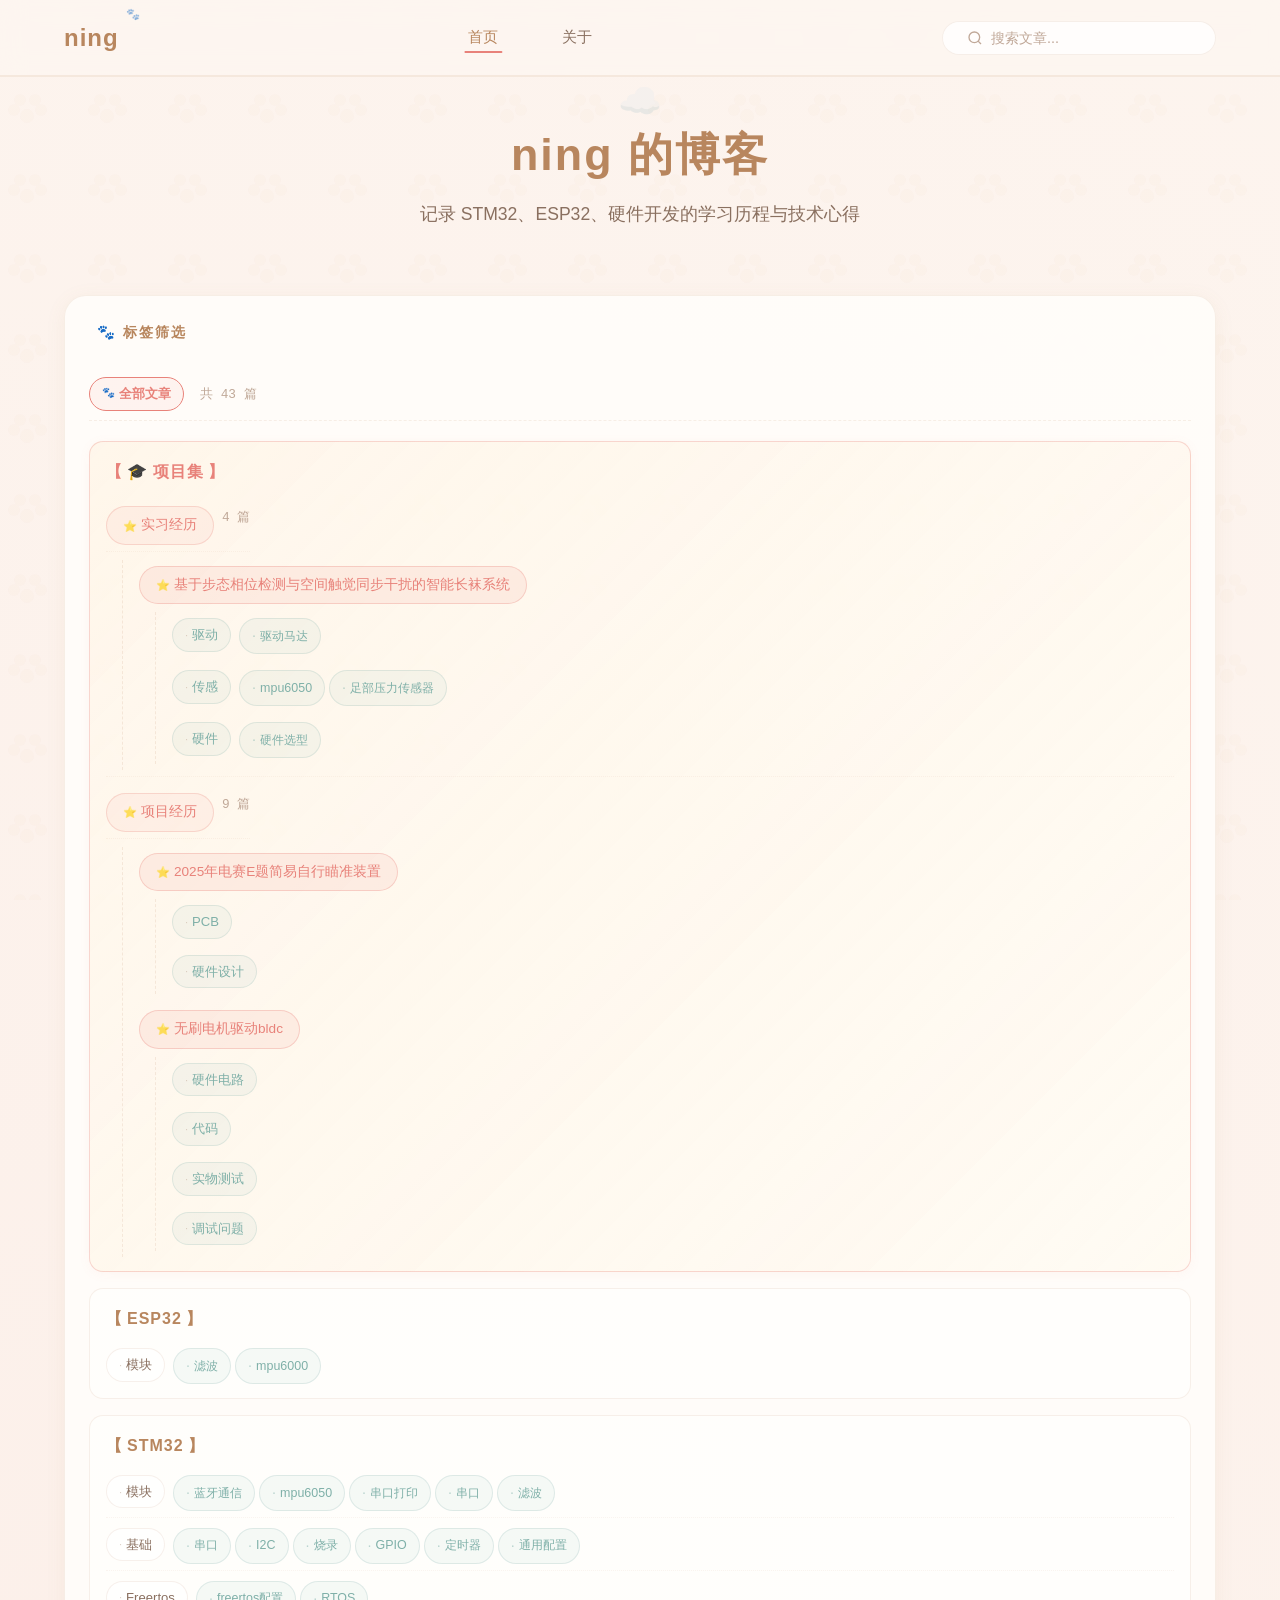
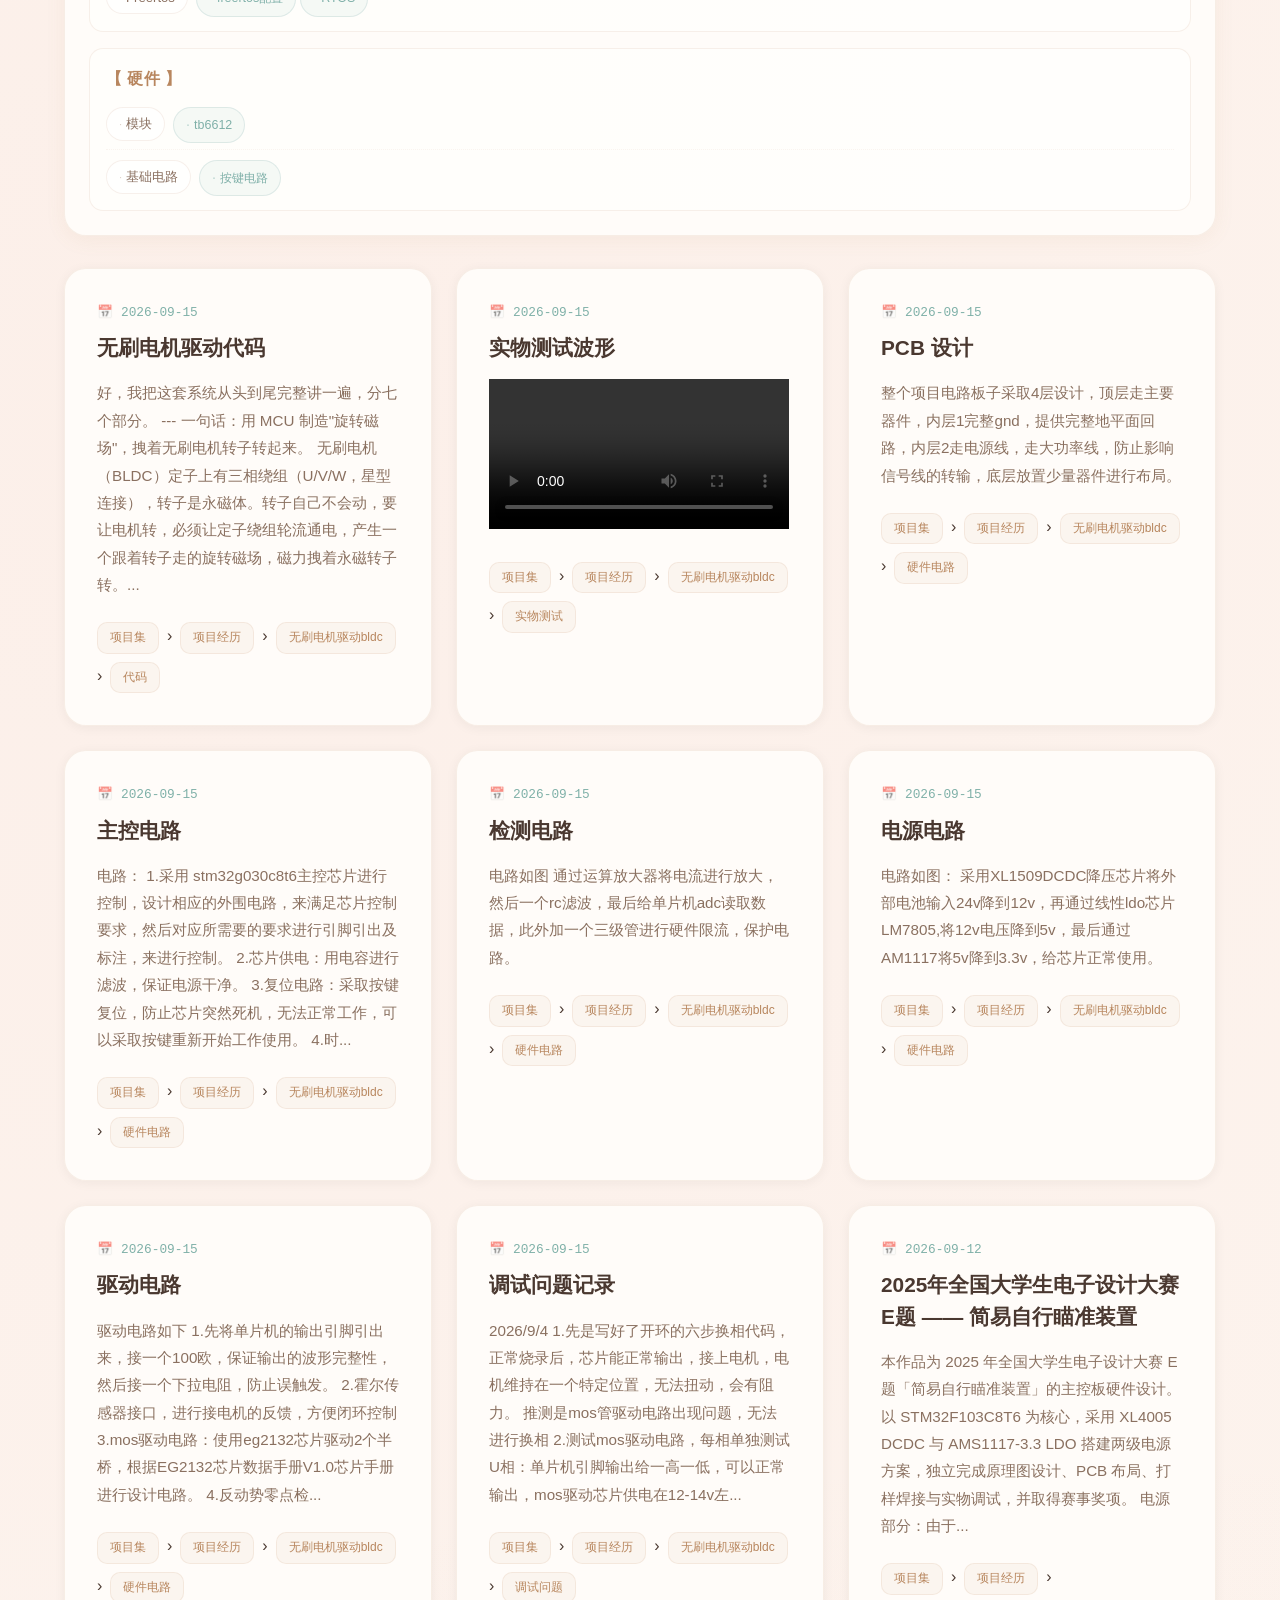
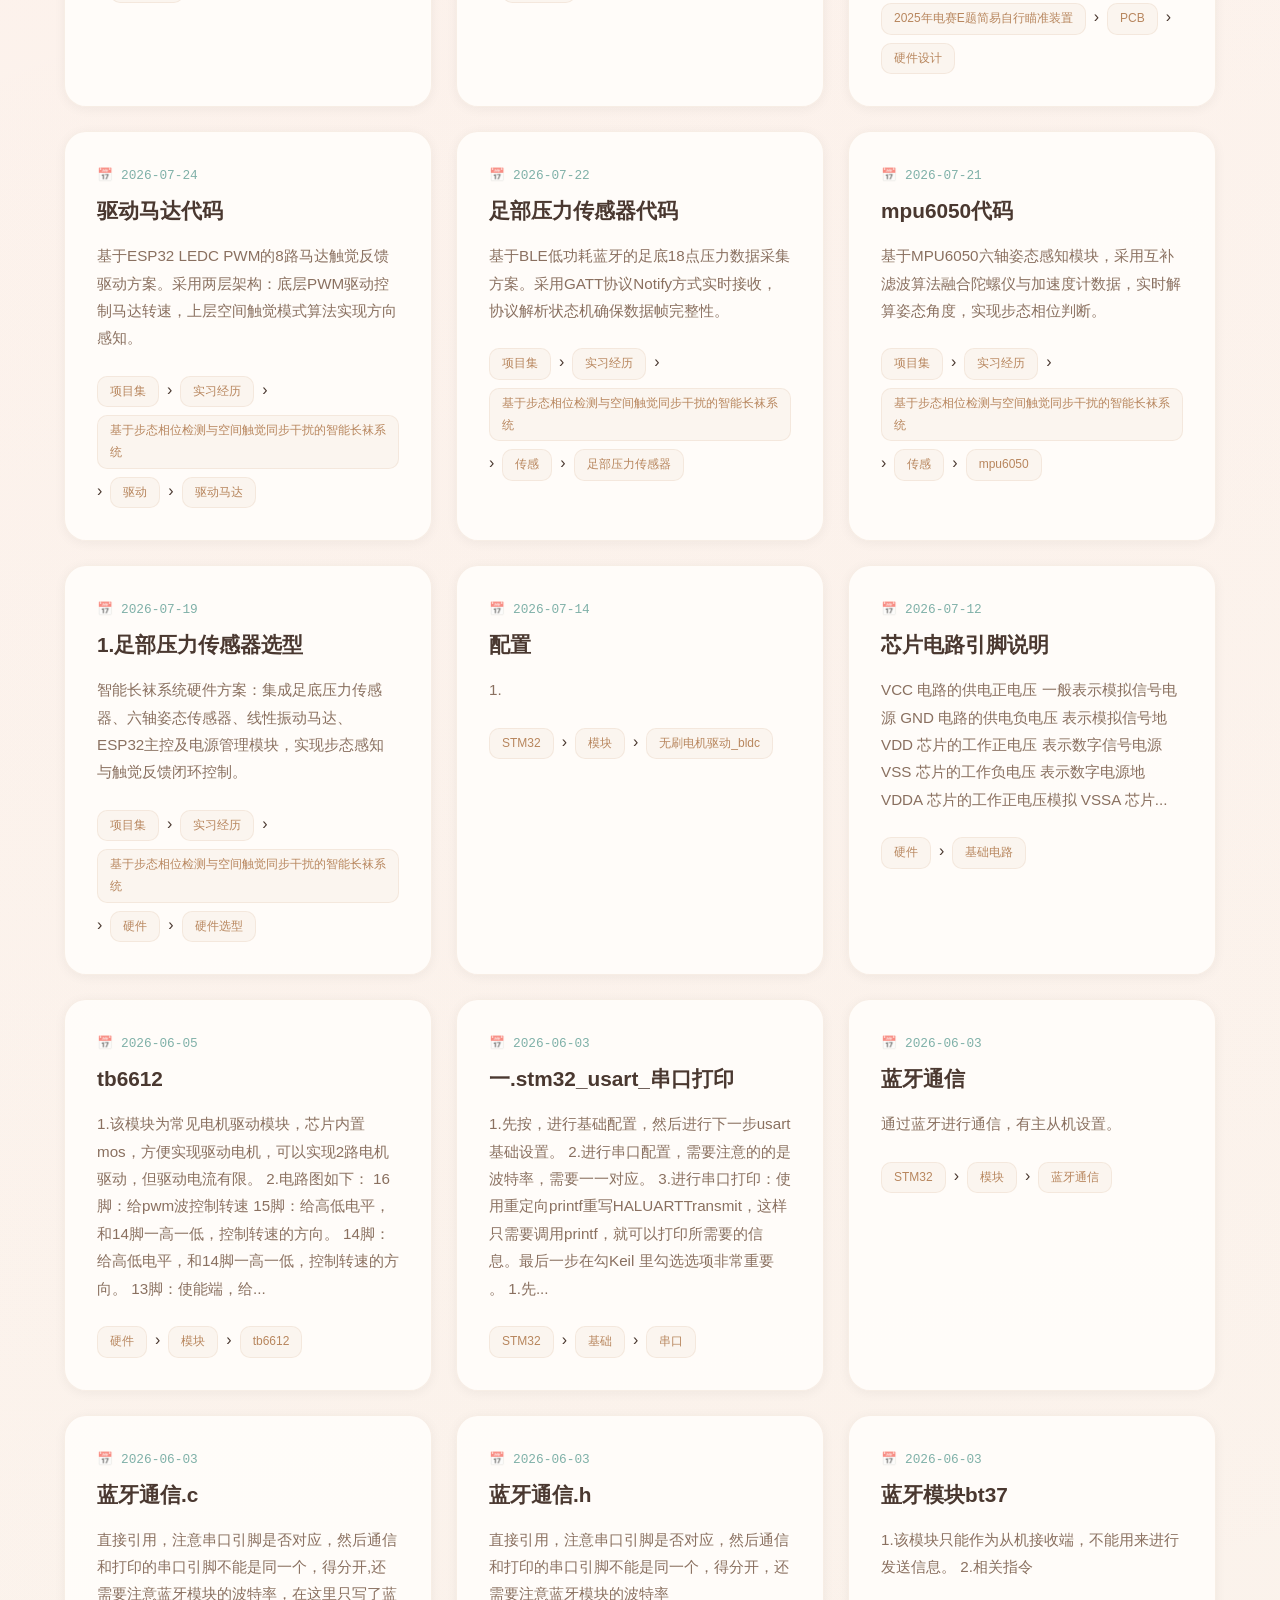
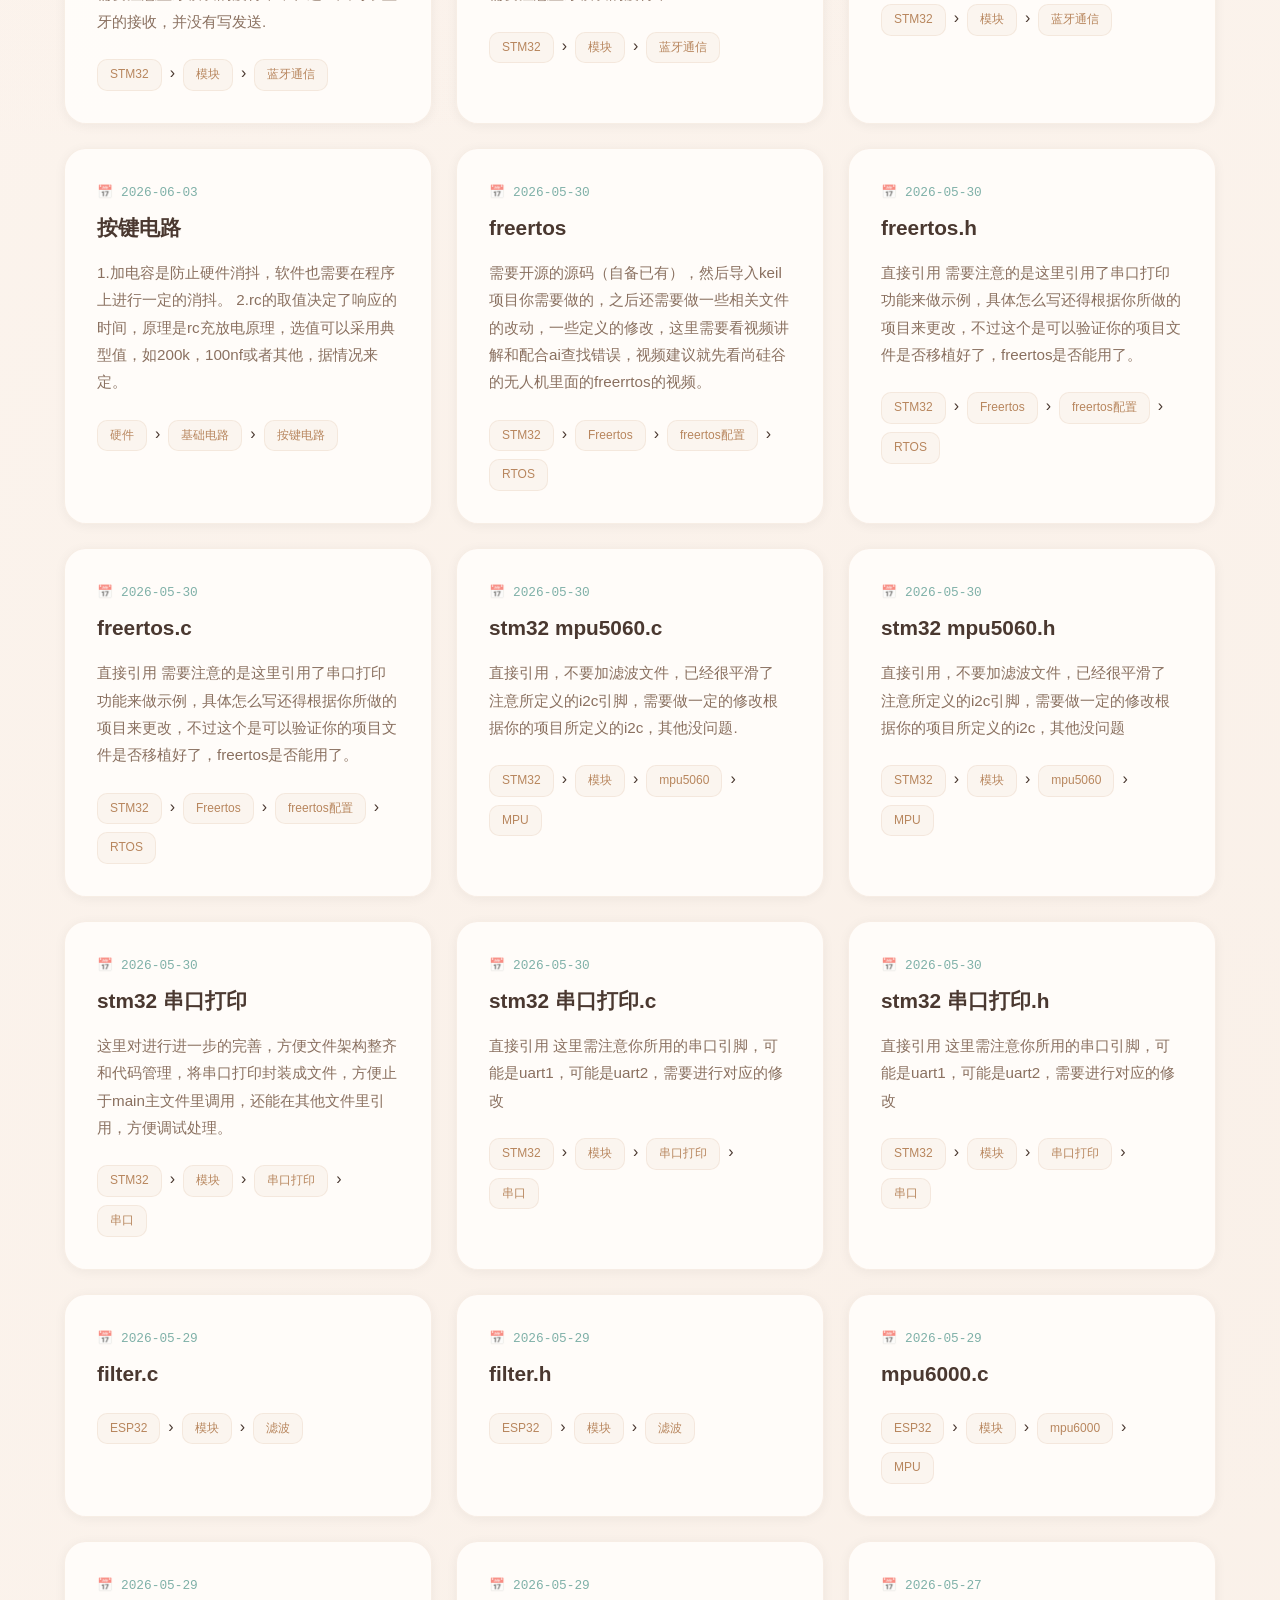
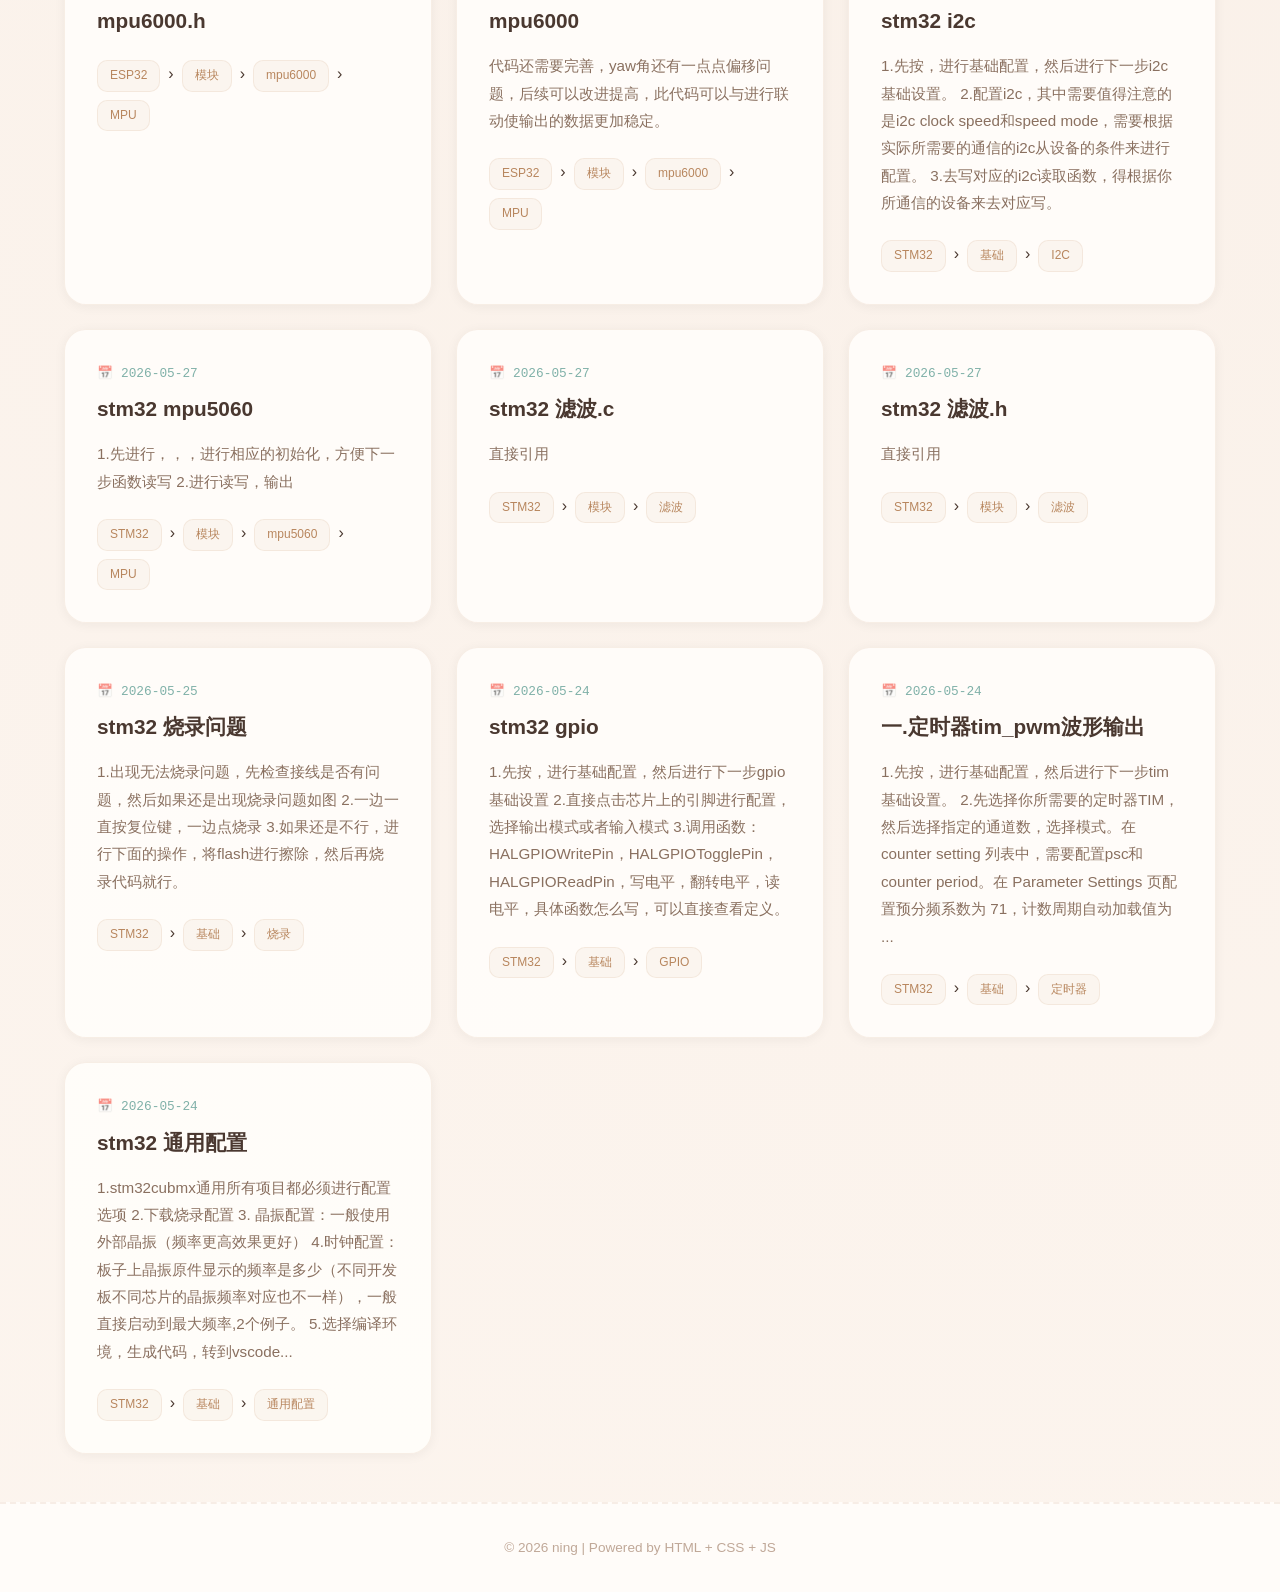
<file: index.html>
<!DOCTYPE html>
<html lang="zh-CN">
<head>
  <meta charset="UTF-8">
  <meta name="viewport" content="width=device-width, initial-scale=1.0">
  <title>ning的博客</title>
  <meta name="description" content="ning的个人技术博客">
  <link rel="stylesheet" href="css/style.css">
  <link rel="icon" href="data:image/svg+xml,<svg xmlns='http://www.w3.org/2000/svg' viewBox='0 0 100 100'><text y='.9em' font-size='90'>🐕</text></svg>">
</head>
<body>
  <!-- 导航栏 -->
  <nav class="navbar">
    <div class="container">
      <a href="index.html" class="logo">ning</a>

      <button class="menu-toggle" id="menu-toggle" aria-label="菜单">
        <svg width="24" height="24" viewBox="0 0 24 24" fill="none" stroke="currentColor" stroke-width="2">
          <line x1="3" y1="6" x2="21" y2="6"/>
          <line x1="3" y1="12" x2="21" y2="12"/>
          <line x1="3" y1="18" x2="21" y2="18"/>
        </svg>
      </button>

      <ul class="nav-links" id="nav-links">
        <li><a href="index.html" class="active">首页</a></li>
        <li><a href="about.html">关于</a></li>
      </ul>

      <div class="search-box">
        <svg viewBox="0 0 24 24" fill="none" stroke="currentColor" stroke-width="2">
          <circle cx="11" cy="11" r="8"/>
          <path d="m21 21-4.35-4.35"/>
        </svg>
        <input type="text" id="search-input" placeholder="搜索文章...">
      </div>
    </div>
  </nav>

  <!-- 主内容 -->
  <main class="container">
    <!-- Hero 区域 -->
    <section class="hero">
      <h1>ning 的博客</h1>
      <p>记录 STM32、ESP32、硬件开发的学习历程与技术心得</p>
    </section>

    <!-- 标签云 -->
    <section class="tag-cloud" id="tag-cloud">
      <!-- 动态生成 -->
    </section>

    <!-- 文章列表 -->
    <section class="posts-grid" id="posts-grid">
      <!-- 动态生成 -->
    </section>
  </main>

  <!-- 页脚 -->
  <footer class="footer">
    <div class="container">
      <p>
        &copy; 2026 <span class="neon-text">ning</span> |
        Powered by <span class="neon-text">HTML</span> + <span class="neon-text">CSS</span> + <span class="neon-text">JS</span>
      </p>
    </div>
  </footer>

  <!-- 返回顶部按钮 -->
  <button class="back-to-top" id="back-to-top" aria-label="返回顶部">
    <svg width="20" height="20" viewBox="0 0 24 24" fill="none" stroke="currentColor" stroke-width="2">
      <polyline points="18 15 12 9 6 15"/>
    </svg>
  </button>

  <!-- 脚本 -->
  <script src="js/posts.js"></script>
  <script src="js/main.js"></script>
</body>
</html>
</file>
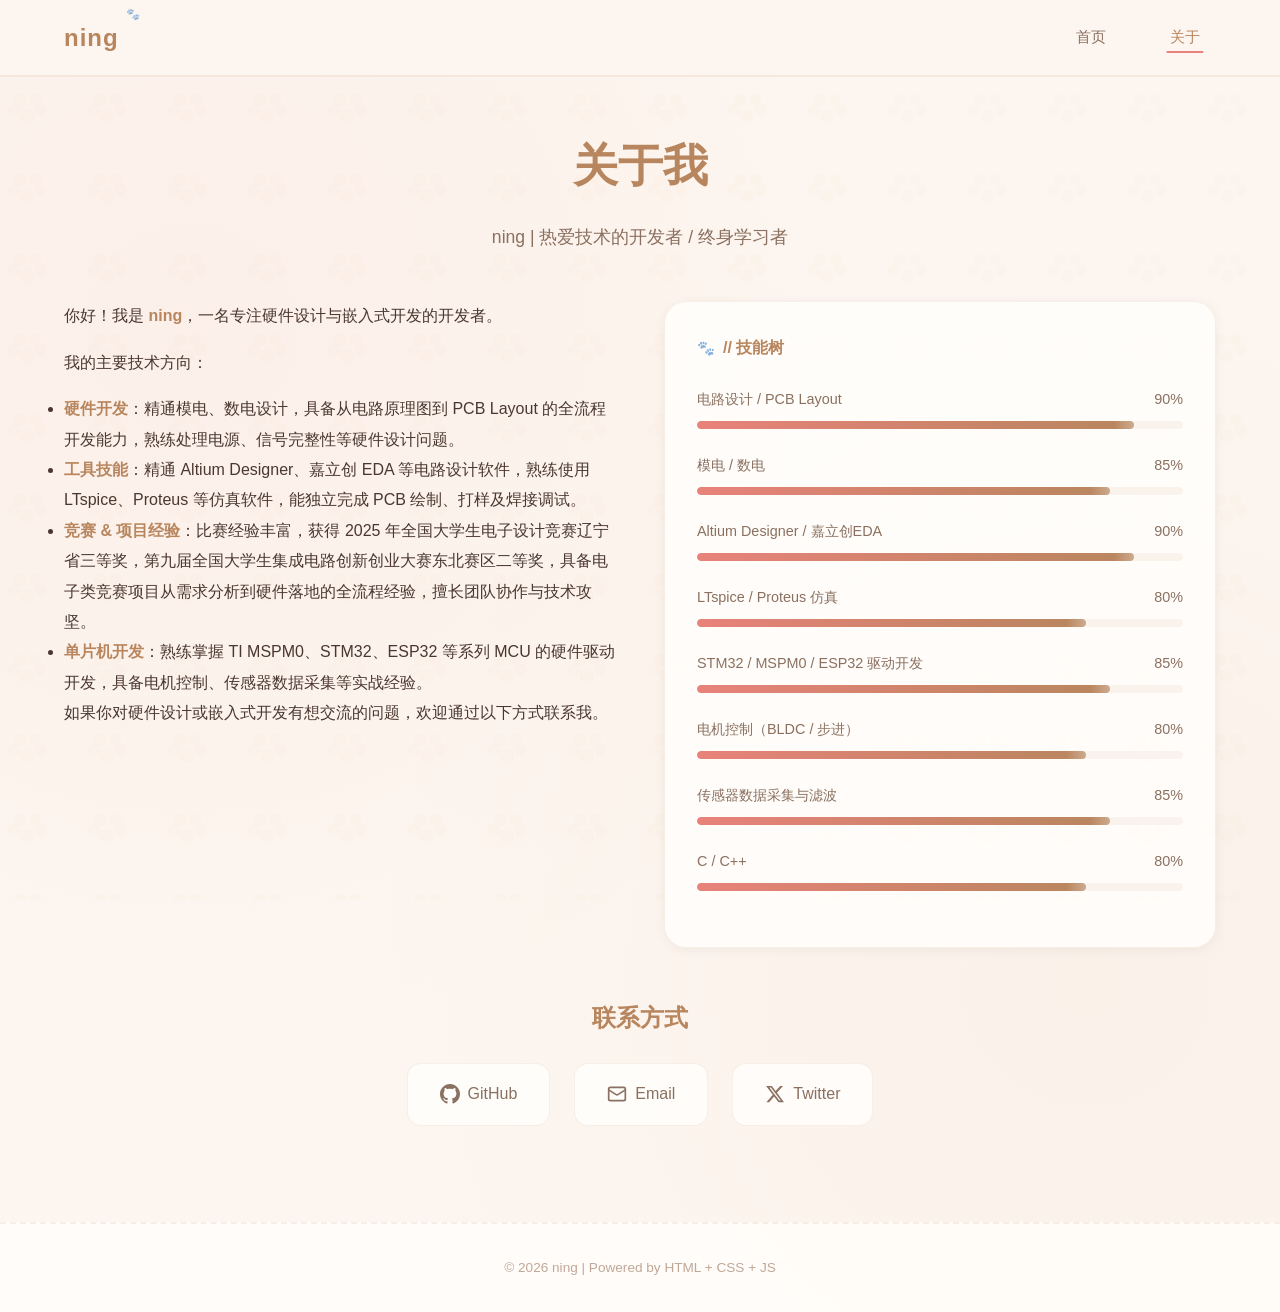
<file: about.html>
<!DOCTYPE html>
<html lang="zh-CN">
<head>
  <meta charset="UTF-8">
  <meta name="viewport" content="width=device-width, initial-scale=1.0">
  <title>关于 | ning的博客</title>
  <meta name="description" content="关于 ning的博客">
  <link rel="stylesheet" href="css/style.css">
  <link rel="icon" href="data:image/svg+xml,<svg xmlns='http://www.w3.org/2000/svg' viewBox='0 0 100 100'><text y='.9em' font-size='90'>⚡</text></svg>">
</head>
<body>
  <!-- 导航栏 -->
  <nav class="navbar">
    <div class="container">
      <a href="index.html" class="logo">ning</a>

      <button class="menu-toggle" id="menu-toggle" aria-label="菜单">
        <svg width="24" height="24" viewBox="0 0 24 24" fill="none" stroke="currentColor" stroke-width="2">
          <line x1="3" y1="6" x2="21" y2="6"/>
          <line x1="3" y1="12" x2="21" y2="12"/>
          <line x1="3" y1="18" x2="21" y2="18"/>
        </svg>
      </button>

      <ul class="nav-links" id="nav-links">
        <li><a href="index.html">首页</a></li>
        <li><a href="about.html" class="active">关于</a></li>
      </ul>
    </div>
  </nav>

  <!-- 主内容 -->
  <main class="container">
    <section class="about-section">
      <!-- 头部 -->
      <header class="about-header">
        <h1>关于我</h1>
        <p>ning | 热爱技术的开发者 / 终身学习者</p>
      </header>

      <!-- 内容区 -->
      <div class="about-content">
        <!-- 左侧：个人介绍 -->
        <div class="about-text">
          <p>
            你好！我是 <strong>ning</strong>，一名专注硬件设计与嵌入式开发的开发者。
          </p>
          <p>
            我的主要技术方向：
          </p>
          <ul>
            <li><strong>硬件开发</strong>：精通模电、数电设计，具备从电路原理图到 PCB Layout 的全流程开发能力，熟练处理电源、信号完整性等硬件设计问题。</li>
            <li><strong>工具技能</strong>：精通 Altium Designer、嘉立创 EDA 等电路设计软件，熟练使用 LTspice、Proteus 等仿真软件，能独立完成 PCB 绘制、打样及焊接调试。</li>
            <li><strong>竞赛 &amp; 项目经验</strong>：比赛经验丰富，获得 2025 年全国大学生电子设计竞赛辽宁省三等奖，第九届全国大学生集成电路创新创业大赛东北赛区二等奖，具备电子类竞赛项目从需求分析到硬件落地的全流程经验，擅长团队协作与技术攻坚。</li>
            <li><strong>单片机开发</strong>：熟练掌握 TI MSPM0、STM32、ESP32 等系列 MCU 的硬件驱动开发，具备电机控制、传感器数据采集等实战经验。</li>
          </ul>
          <p>
            如果你对硬件设计或嵌入式开发有想交流的问题，欢迎通过以下方式联系我。
          </p>
        </div>

        <!-- 右侧：技能展示 -->
        <div class="skills-section">
          <h3 class="skills-title">// 技能树</h3>

          <div class="skill-item">
            <div class="skill-name">
              <span>电路设计 / PCB Layout</span>
              <span>90%</span>
            </div>
            <div class="skill-bar">
              <div class="skill-fill" style="width: 90%"></div>
            </div>
          </div>

          <div class="skill-item">
            <div class="skill-name">
              <span>模电 / 数电</span>
              <span>85%</span>
            </div>
            <div class="skill-bar">
              <div class="skill-fill" style="width: 85%"></div>
            </div>
          </div>

          <div class="skill-item">
            <div class="skill-name">
              <span>Altium Designer / 嘉立创EDA</span>
              <span>90%</span>
            </div>
            <div class="skill-bar">
              <div class="skill-fill" style="width: 90%"></div>
            </div>
          </div>

          <div class="skill-item">
            <div class="skill-name">
              <span>LTspice / Proteus 仿真</span>
              <span>80%</span>
            </div>
            <div class="skill-bar">
              <div class="skill-fill" style="width: 80%"></div>
            </div>
          </div>

          <div class="skill-item">
            <div class="skill-name">
              <span>STM32 / MSPM0 / ESP32 驱动开发</span>
              <span>85%</span>
            </div>
            <div class="skill-bar">
              <div class="skill-fill" style="width: 85%"></div>
            </div>
          </div>

          <div class="skill-item">
            <div class="skill-name">
              <span>电机控制（BLDC / 步进）</span>
              <span>80%</span>
            </div>
            <div class="skill-bar">
              <div class="skill-fill" style="width: 80%"></div>
            </div>
          </div>

          <div class="skill-item">
            <div class="skill-name">
              <span>传感器数据采集与滤波</span>
              <span>85%</span>
            </div>
            <div class="skill-bar">
              <div class="skill-fill" style="width: 85%"></div>
            </div>
          </div>

          <div class="skill-item">
            <div class="skill-name">
              <span>C / C++</span>
              <span>80%</span>
            </div>
            <div class="skill-bar">
              <div class="skill-fill" style="width: 80%"></div>
            </div>
          </div>
        </div>
      </div>

      <!-- 联系方式 -->
      <section class="contact-section">
        <h2>联系方式</h2>
        <div class="contact-links">
          <a href="https://github.com/123456334" target="_blank" class="contact-link">
            <svg width="20" height="20" viewBox="0 0 24 24" fill="currentColor">
              <path d="M12 0c-6.626 0-12 5.373-12 12 0 5.302 3.438 9.8 8.207 11.387.599.111.793-.261.793-.577v-2.234c-3.338.726-4.033-1.416-4.033-1.416-.546-1.387-1.333-1.756-1.333-1.756-1.089-.745.083-.729.083-.729 1.205.084 1.839 1.237 1.839 1.237 1.07 1.834 2.807 1.304 3.492.997.107-.775.418-1.305.762-1.604-2.665-.305-5.467-1.334-5.467-5.931 0-1.311.469-2.381 1.236-3.221-.124-.303-.535-1.524.117-3.176 0 0 1.008-.322 3.301 1.23.957-.266 1.983-.399 3.003-.404 1.02.005 2.047.138 3.006.404 2.291-1.552 3.297-1.23 3.297-1.23.653 1.653.242 2.874.118 3.176.77.84 1.235 1.911 1.235 3.221 0 4.609-2.807 5.624-5.479 5.921.43.372.823 1.102.823 2.222v3.293c0 .319.192.694.801.576 4.765-1.589 8.199-6.086 8.199-11.386 0-6.627-5.373-12-12-12z"/>
            </svg>
            GitHub
          </a>
          <a href="mailto:example@email.com" class="contact-link">
            <svg width="20" height="20" viewBox="0 0 24 24" fill="none" stroke="currentColor" stroke-width="2">
              <rect x="2" y="4" width="20" height="16" rx="2"/>
              <path d="m22 7-8.97 5.7a1.94 1.94 0 0 1-2.06 0L2 7"/>
            </svg>
            Email
          </a>
          <a href="https://twitter.com" target="_blank" class="contact-link">
            <svg width="20" height="20" viewBox="0 0 24 24" fill="currentColor">
              <path d="M18.244 2.25h3.308l-7.227 8.26 8.502 11.24H16.17l-5.214-6.817L4.99 21.75H1.68l7.73-8.835L1.254 2.25H8.08l4.713 6.231zm-1.161 17.52h1.833L7.084 4.126H5.117z"/>
            </svg>
            Twitter
          </a>
        </div>
      </section>
    </section>
  </main>

  <!-- 页脚 -->
  <footer class="footer">
    <div class="container">
      <p>
        &copy; 2026 <span class="neon-text">ning</span> |
        Powered by <span class="neon-text">HTML</span> + <span class="neon-text">CSS</span> + <span class="neon-text">JS</span>
      </p>
    </div>
  </footer>

  <!-- 返回顶部按钮 -->
  <button class="back-to-top" id="back-to-top" aria-label="返回顶部">
    <svg width="20" height="20" viewBox="0 0 24 24" fill="none" stroke="currentColor" stroke-width="2">
      <polyline points="18 15 12 9 6 15"/>
    </svg>
  </button>

  <!-- 脚本 -->
  <script src="js/posts.js"></script>
  <script src="js/main.js"></script>
</body>
</html>
</file>
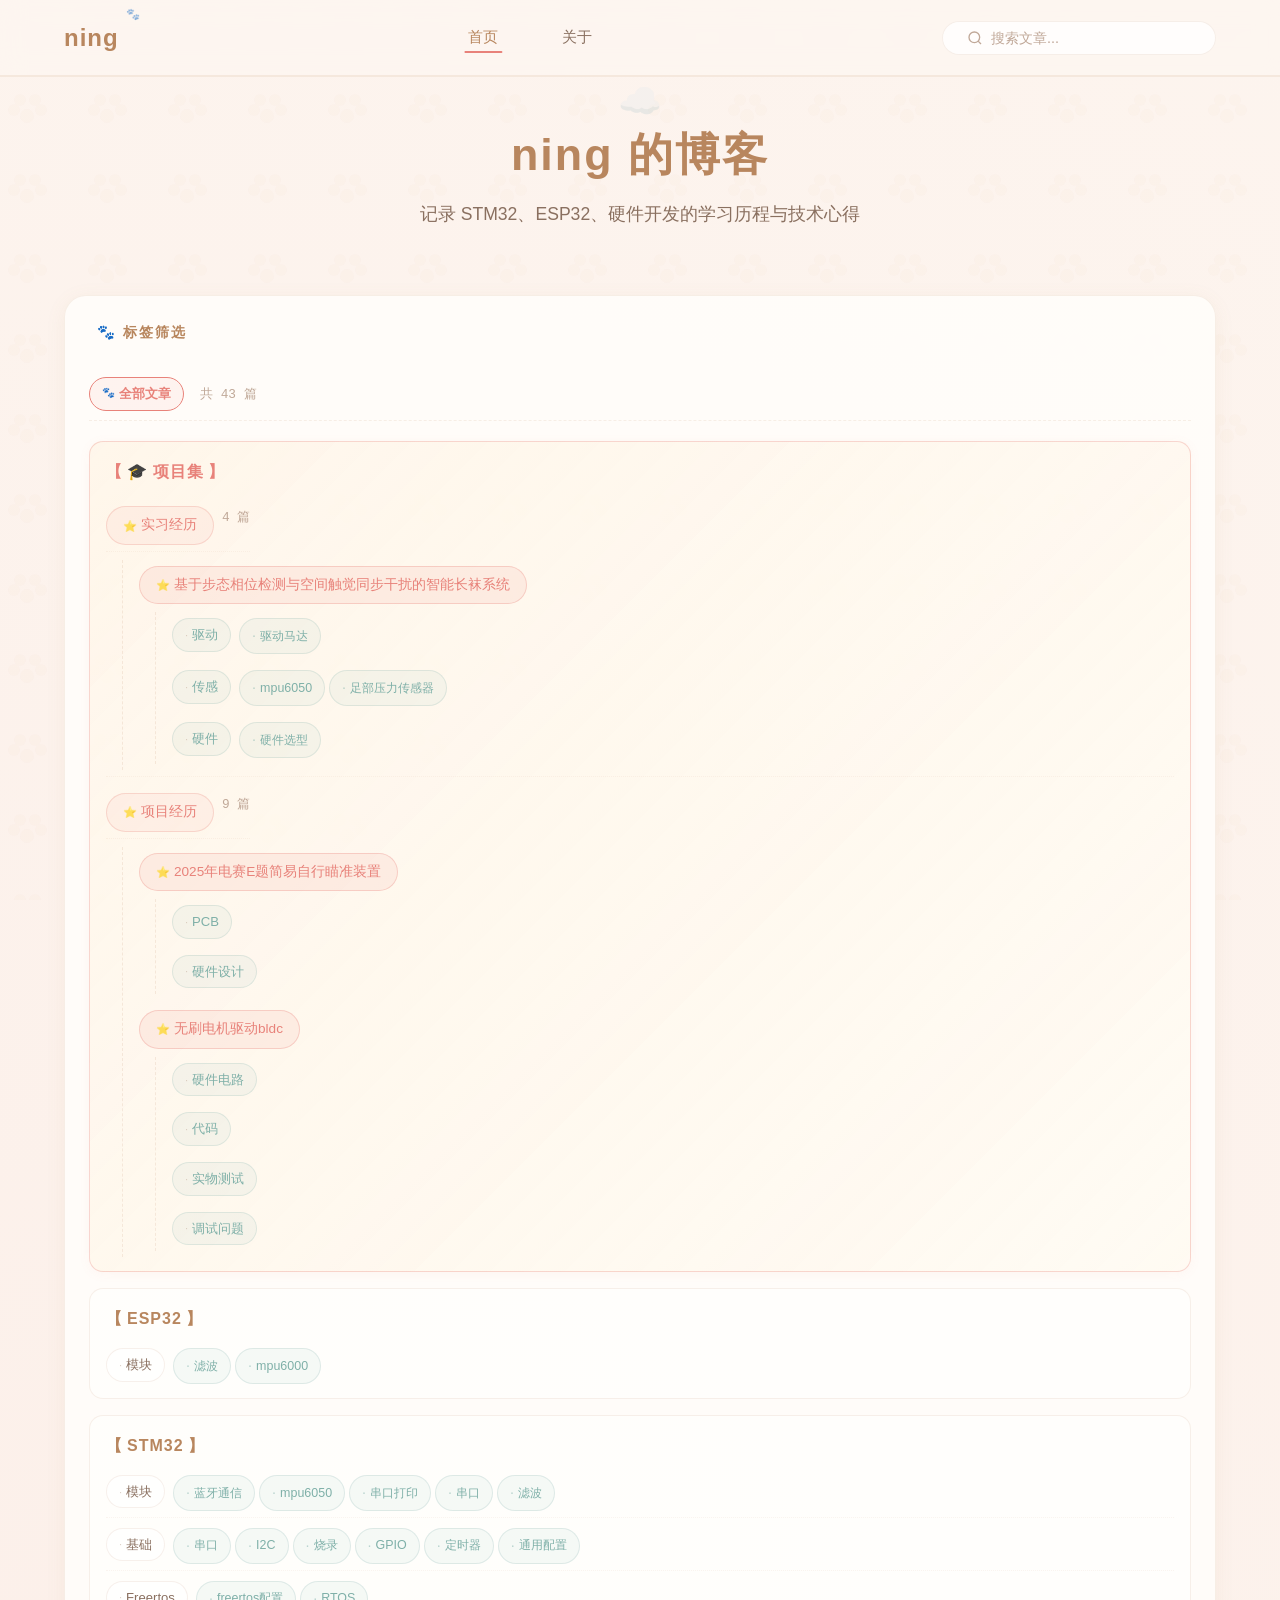
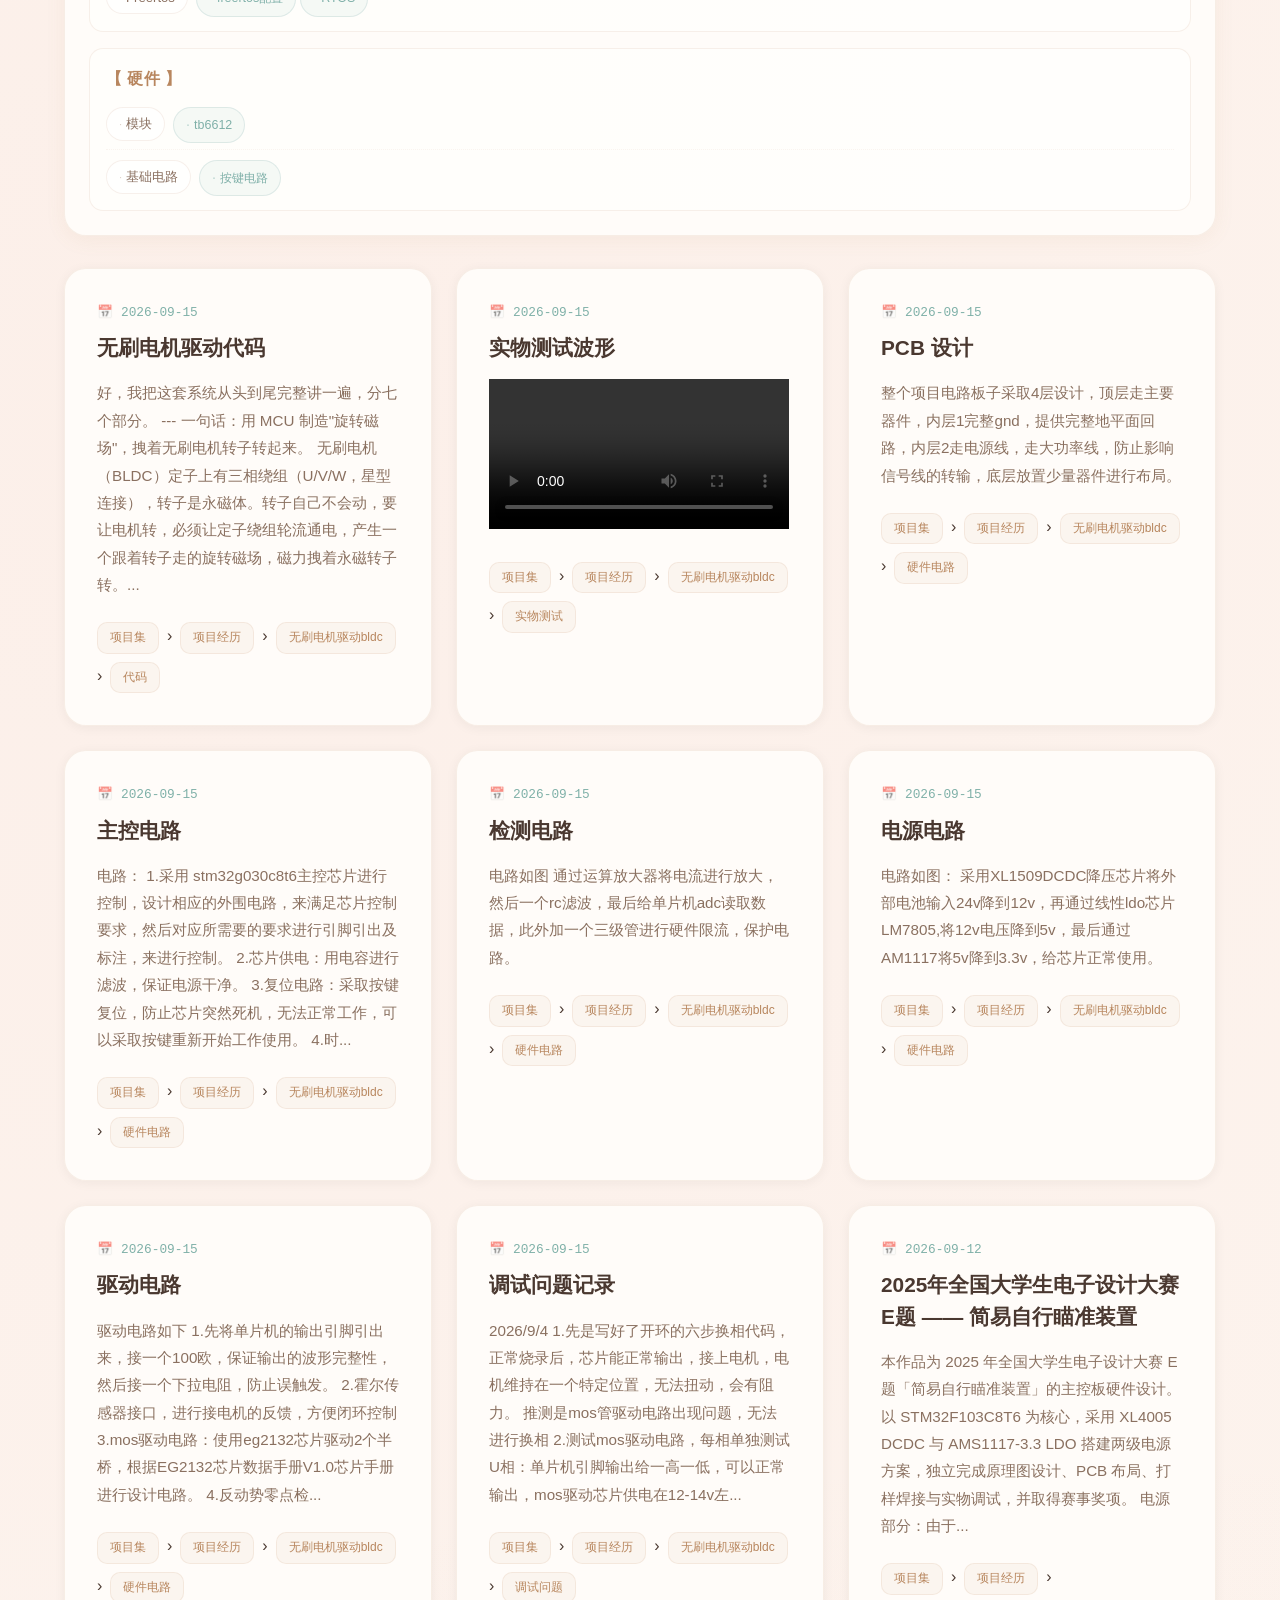
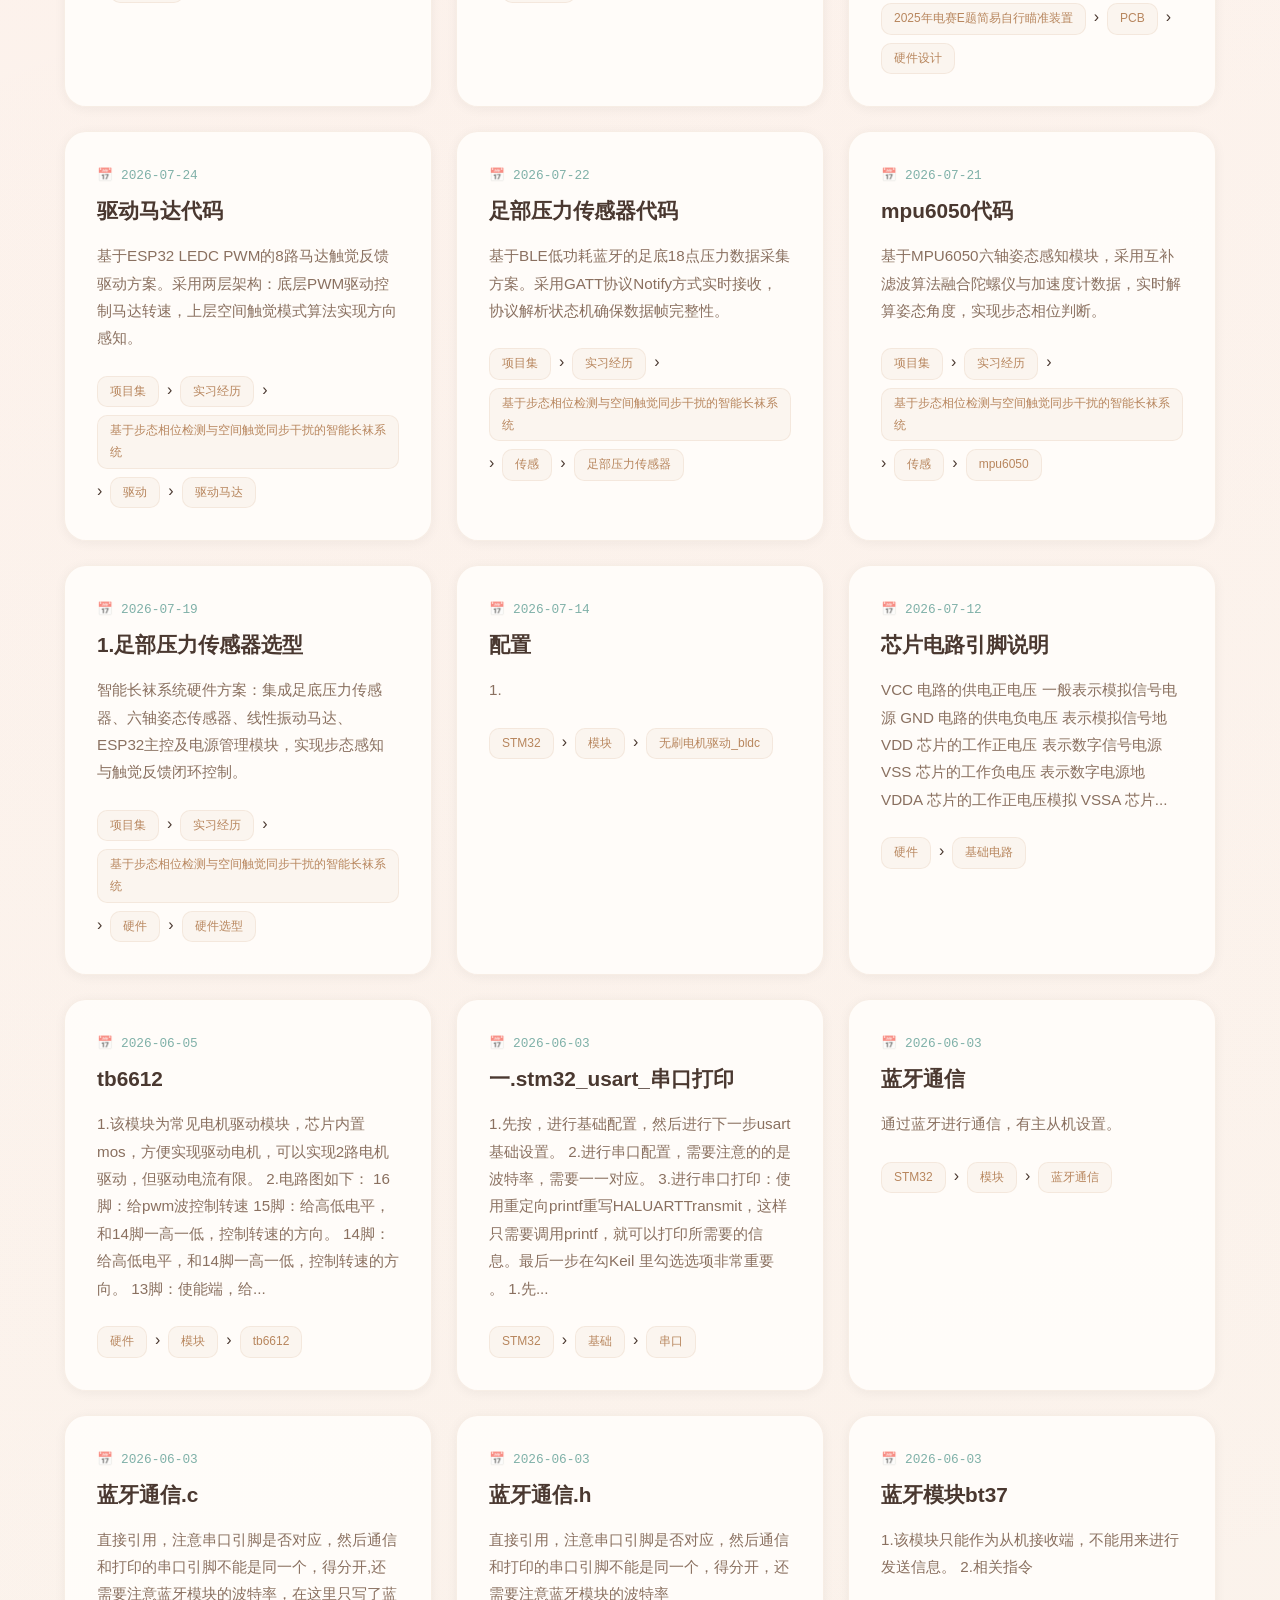
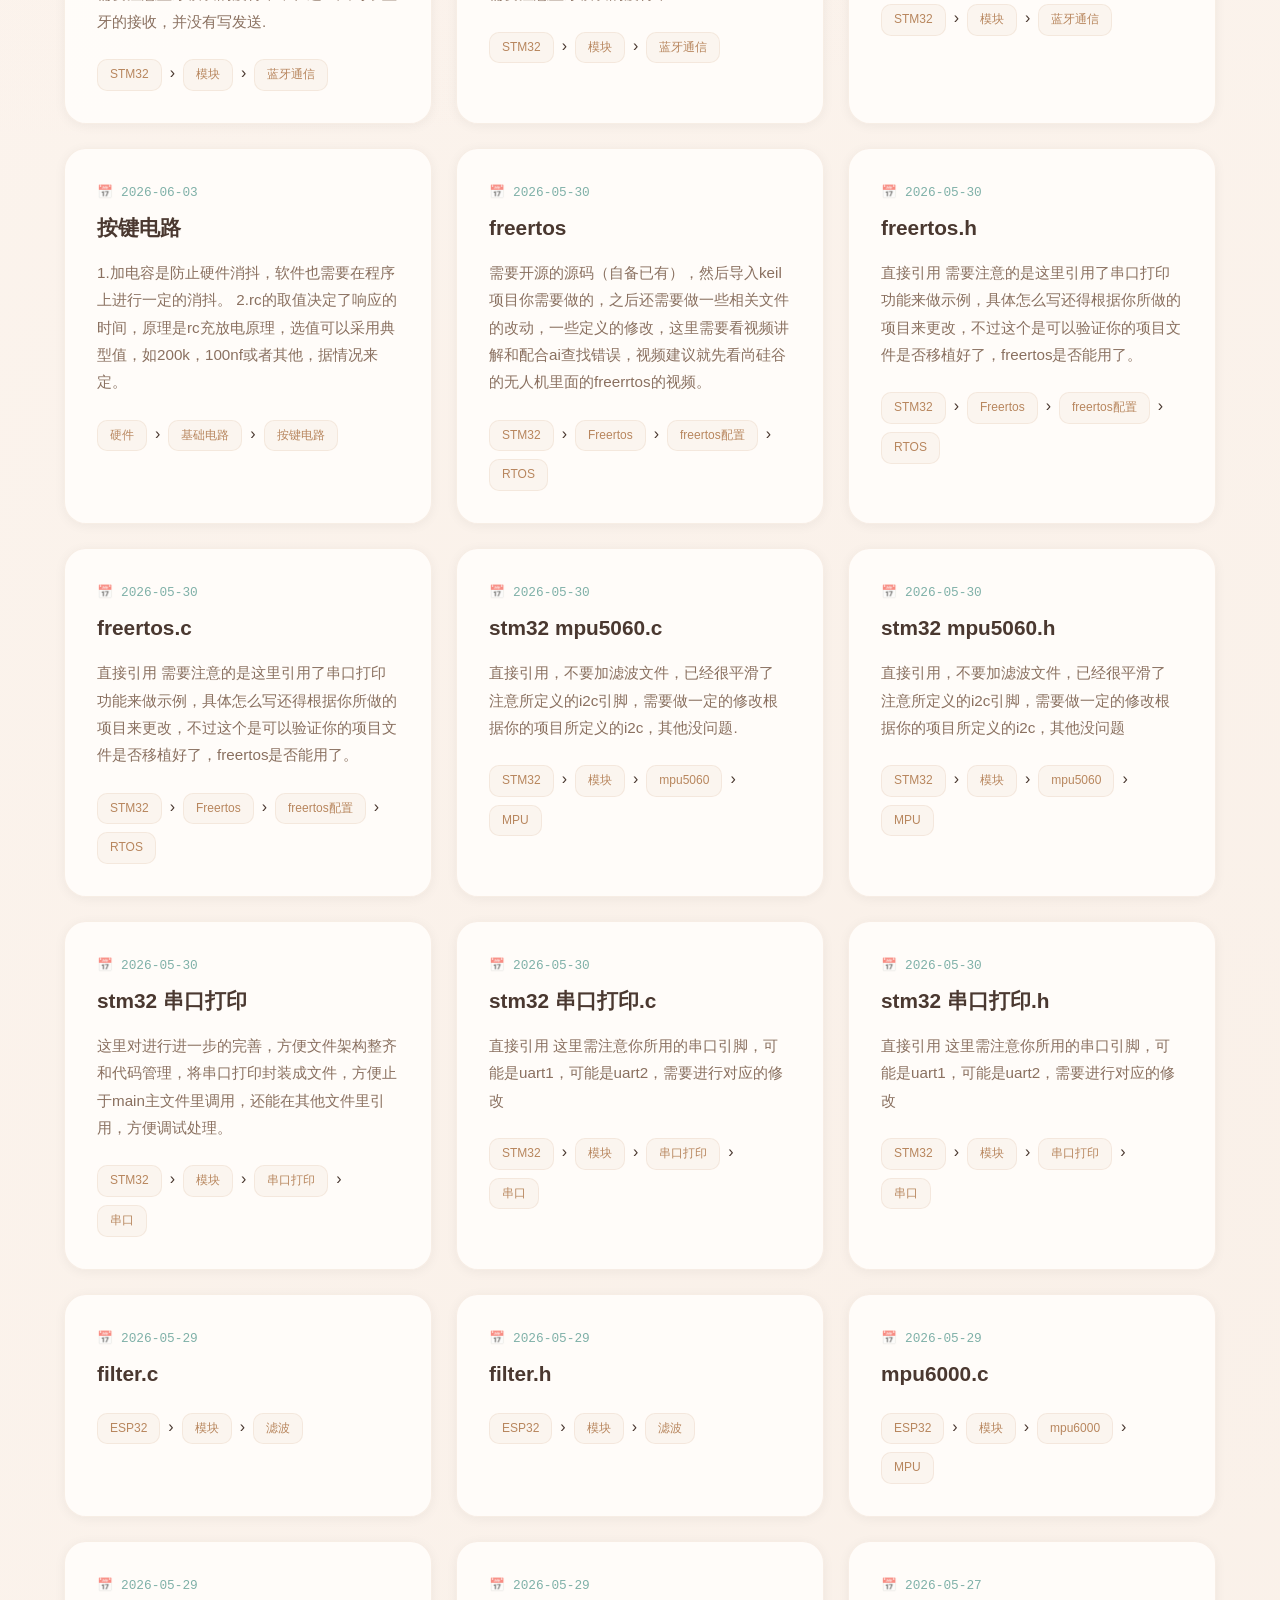
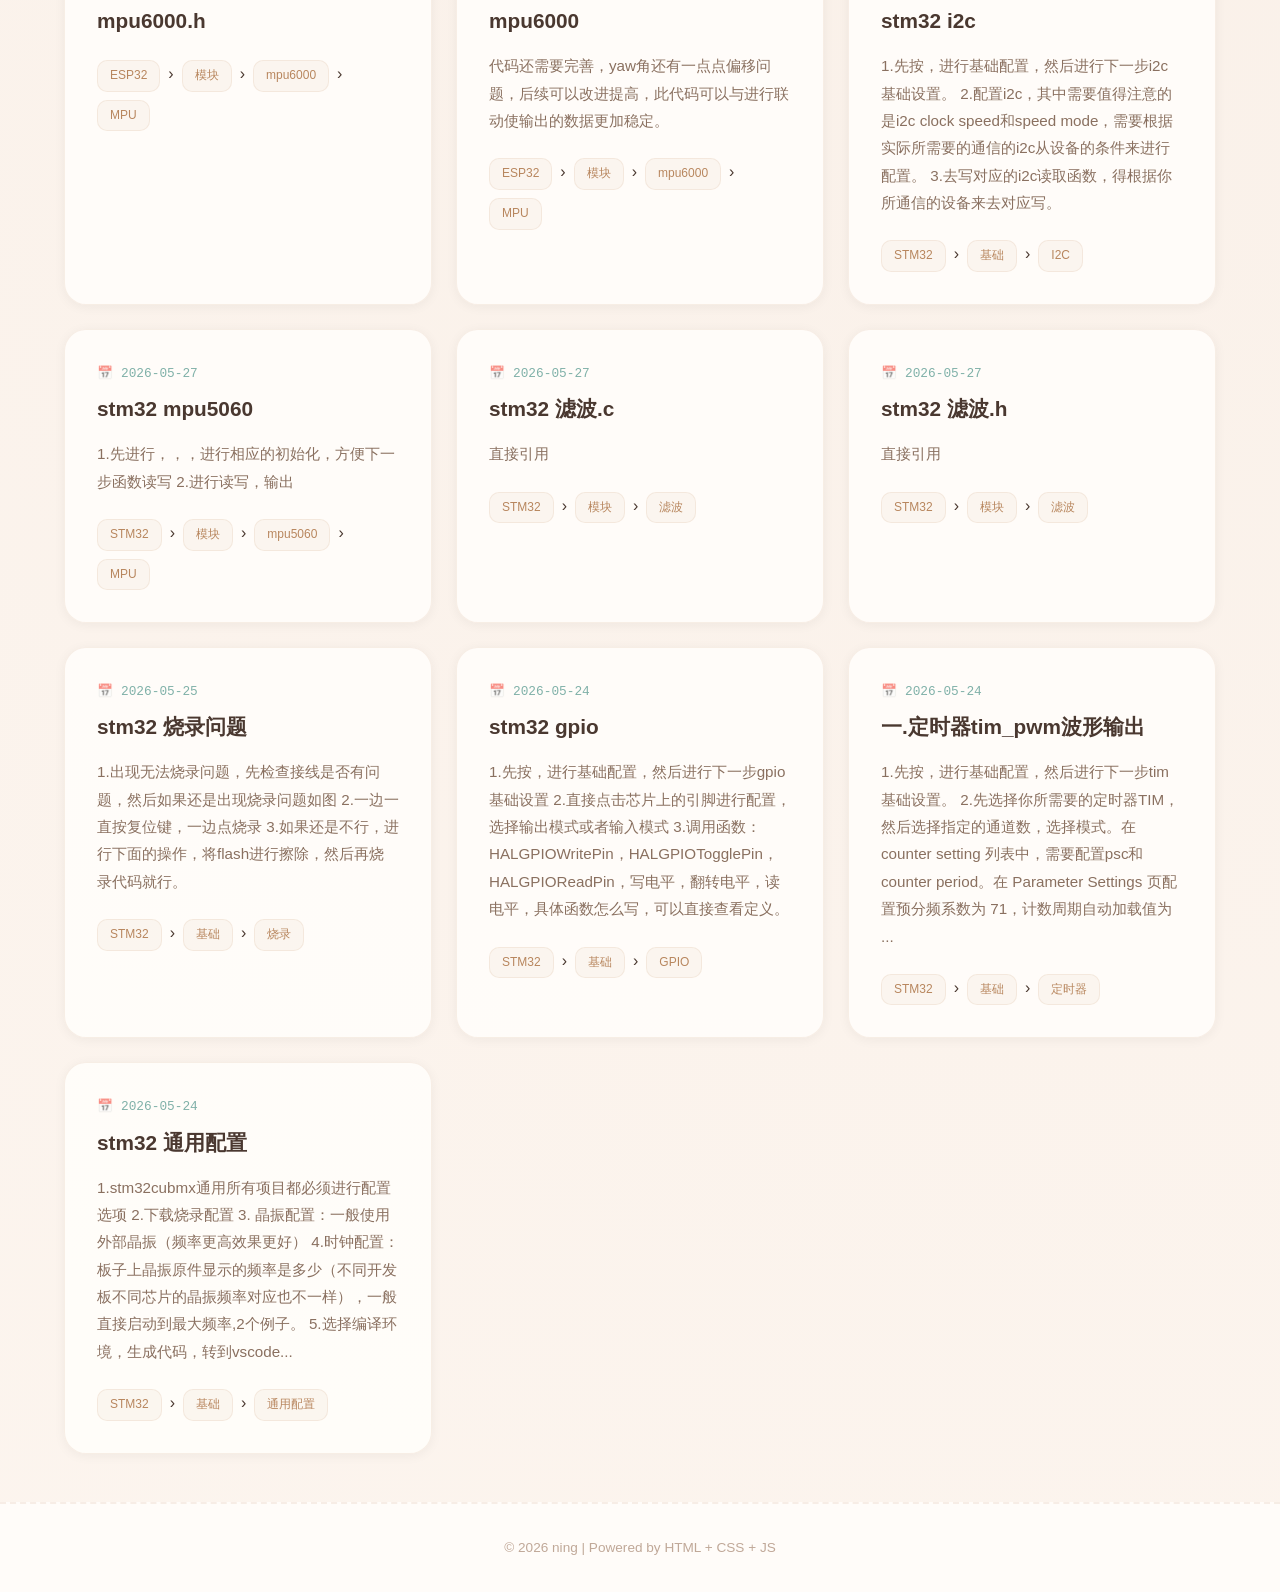
<file: post.html>
<!DOCTYPE html>
<html lang="zh-CN">
<head>
  <meta charset="UTF-8">
  <meta name="viewport" content="width=device-width, initial-scale=1.0">
  <title>文章详情 | ning的博客</title>
  <meta name="description" content="ning的博客文章详情">
  <link rel="stylesheet" href="css/style.css">
  <link rel="icon" href="data:image/svg+xml,<svg xmlns='http://www.w3.org/2000/svg' viewBox='0 0 100 100'><text y='.9em' font-size='90'>⚡</text></svg>">
</head>
<body>
  <!-- 导航栏 -->
  <nav class="navbar">
    <div class="container">
      <a href="index.html" class="logo">ning</a>

      <button class="menu-toggle" id="menu-toggle" aria-label="菜单">
        <svg width="24" height="24" viewBox="0 0 24 24" fill="none" stroke="currentColor" stroke-width="2">
          <line x1="3" y1="6" x2="21" y2="6"/>
          <line x1="3" y1="12" x2="21" y2="12"/>
          <line x1="3" y1="18" x2="21" y2="18"/>
        </svg>
      </button>

      <ul class="nav-links" id="nav-links">
        <li><a href="index.html">首页</a></li>
        <li><a href="about.html">关于</a></li>
      </ul>
    </div>
  </nav>

  <!-- 主内容 -->
  <main class="container">
    <!-- 文章头部 -->
    <header class="post-header" id="post-header">
      <!-- 动态生成 -->
    </header>

    <!-- 目录 -->
    <aside class="toc" id="toc">
      <!-- 动态生成 -->
    </aside>

    <!-- 文章内容 -->
    <article class="post-content" id="post-content">
      <!-- 动态生成 -->
    </article>

    <!-- 文章导航 -->
    <nav class="post-nav" id="post-nav">
      <!-- 动态生成 -->
    </nav>
  </main>

  <!-- 页脚 -->
  <footer class="footer">
    <div class="container">
      <p>
        &copy; 2026 <span class="neon-text">ning</span> |
        Powered by <span class="neon-text">HTML</span> + <span class="neon-text">CSS</span> + <span class="neon-text">JS</span>
      </p>
    </div>
  </footer>

  <!-- 返回顶部按钮 -->
  <button class="back-to-top" id="back-to-top" aria-label="返回顶部">
    <svg width="20" height="20" viewBox="0 0 24 24" fill="none" stroke="currentColor" stroke-width="2">
      <polyline points="18 15 12 9 6 15"/>
    </svg>
  </button>

  <!-- 脚本 -->
  <script src="js/posts.js"></script>
  <script src="js/main.js"></script>
</body>
</html>
</file>
<file: css/style.css>
/* ===== 线条小狗主题 ===== */

/* CSS 变量 */
:root {
  /* 主色调 - 暖棕系 */
  --bg-primary: #fdf6f0;
  --bg-secondary: #faf0e8;
  --bg-card: rgba(255, 253, 250, 0.92);
  --bg-card-hover: rgba(255, 253, 250, 0.96);

  /* 线条小狗配色 */
  --accent-brown: #b8865e;
  --accent-coral: #e8827a;
  --accent-pink: #f5d0c0;
  --accent-warm: #f0dcc0;
  --accent-sky: #a8d0d4;
  --accent-teal: #7fb0a8;

  /* 文字色 - 暖棕 */
  --text-primary: #4a3830;
  --text-secondary: #8a7060;
  --text-muted: #c0a898;

  /* 边框 - 暖棕系 */
  --border-color: rgba(184, 134, 94, 0.12);
  --border-accent: rgba(184, 134, 94, 0.25);

  /* 阴影 */
  --shadow-soft: 0 4px 20px rgba(184, 134, 94, 0.08);
  --shadow-card: 0 2px 12px rgba(0, 0, 0, 0.05);

  /* 间距 */
  --spacing-xs: 4px;
  --spacing-sm: 8px;
  --spacing-md: 16px;
  --spacing-lg: 24px;
  --spacing-xl: 32px;
  --spacing-2xl: 48px;

  /* 圆角 - 更圆润 */
  --radius-sm: 10px;
  --radius-md: 14px;
  --radius-lg: 22px;

  /* 字体 */
  --font-mono: 'Consolas', 'Monaco', monospace;
  --font-sans: 'PingFang SC', 'Microsoft YaHei', 'Helvetica Neue', sans-serif;

  /* 动画 */
  --transition-fast: 0.2s ease;
  --transition-normal: 0.3s ease;
}

/* ===== 基础重置 ===== */
*,
*::before,
*::after {
  box-sizing: border-box;
  margin: 0;
  padding: 0;
}

html {
  scroll-behavior: smooth;
  font-size: 16px;
}

body {
  font-family: var(--font-sans);
  background: var(--bg-primary);
  color: var(--text-primary);
  line-height: 1.8;
  min-height: 100vh;
  overflow-x: hidden;
  position: relative;
  background-image:
    radial-gradient(circle at 15% 25%, rgba(232, 130, 122, 0.06) 0%, transparent 50%),
    radial-gradient(circle at 85% 75%, rgba(184, 134, 94, 0.05) 0%, transparent 50%);
}

/* 小狗爪印装饰背景 */
body::before {
  content: '';
  position: fixed;
  top: 0;
  left: 0;
  width: 100%;
  height: 100%;
  background-image: url("data:image/svg+xml,%3Csvg xmlns='http://www.w3.org/2000/svg' width='80' height='80' viewBox='0 0 80 80'%3E%3Cg fill='%23b8865e' opacity='0.04'%3E%3Ccircle cx='20' cy='20' r='6'/%3E%3Ccircle cx='35' cy='20' r='6'/%3E%3Ccircle cx='14' cy='30' r='6'/%3E%3Ccircle cx='41' cy='30' r='6'/%3E%3Ccircle cx='27' cy='36' r='7'/%3E%3C/g%3E%3C/svg%3E");
  pointer-events: none;
  z-index: 0;
  opacity: 0.6;
}

a {
  color: var(--accent-coral);
  text-decoration: none;
  transition: var(--transition-fast);
}

a:hover {
  color: var(--accent-brown);
  text-decoration: underline;
  text-decoration-color: var(--accent-coral);
  text-underline-offset: 3px;
}

/* ===== 容器 ===== */
.container {
  max-width: 1200px;
  margin: 0 auto;
  padding: 0 var(--spacing-lg);
  position: relative;
  z-index: 1;
}

/* ===== 导航栏 ===== */
.navbar {
  background: rgba(253, 246, 240, 0.92);
  backdrop-filter: blur(12px);
  border-bottom: 2px solid var(--border-color);
  position: sticky;
  top: 0;
  z-index: 100;
  padding: var(--spacing-md) 0;
}

.navbar .container {
  display: flex;
  align-items: center;
  justify-content: space-between;
  gap: var(--spacing-lg);
}

.logo {
  font-size: 1.5rem;
  font-weight: 700;
  color: var(--accent-brown);
  letter-spacing: 1px;
  position: relative;
}

.logo::after {
  content: '🐾';
  position: absolute;
  top: -12px;
  right: -22px;
  font-size: 0.7rem;
  opacity: 0.5;
}

.nav-links {
  display: flex;
  gap: var(--spacing-xl);
  list-style: none;
}

.nav-links a {
  color: var(--text-secondary);
  font-weight: 500;
  font-size: 0.95rem;
  position: relative;
  padding: var(--spacing-sm) var(--spacing-md);
  border-radius: var(--radius-sm);
  transition: var(--transition-fast);
}

.nav-links a:hover {
  color: var(--accent-brown);
  background: rgba(184, 134, 94, 0.06);
  text-decoration: none;
}

.nav-links a::after {
  content: '';
  position: absolute;
  bottom: 0;
  left: 50%;
  transform: translateX(-50%);
  width: 0;
  height: 2px;
  background: var(--accent-coral);
  transition: var(--transition-normal);
  border-radius: 2px;
}

.nav-links a:hover::after,
.nav-links a.active::after {
  width: 60%;
}

.nav-links a.active {
  color: var(--accent-brown);
}

/* 搜索框 */
.search-box {
  display: flex;
  align-items: center;
  background: rgba(255, 255, 255, 0.8);
  border: 1.5px solid var(--border-color);
  border-radius: 50px;
  padding: var(--spacing-sm) var(--spacing-lg);
  transition: var(--transition-normal);
}

.search-box:focus-within {
  border-color: var(--accent-coral);
  box-shadow: 0 0 12px rgba(232, 130, 122, 0.12);
}

.search-box svg {
  width: 16px;
  height: 16px;
  color: var(--text-muted);
  margin-right: var(--spacing-sm);
}

.search-box input {
  background: none;
  border: none;
  color: var(--text-primary);
  font-size: 0.9rem;
  width: 200px;
  outline: none;
  font-family: var(--font-sans);
}

.search-box input::placeholder {
  color: var(--text-muted);
}

/* 移动端菜单按钮 */
.menu-toggle {
  display: none;
  background: none;
  border: none;
  color: var(--text-primary);
  cursor: pointer;
  padding: var(--spacing-sm);
}

/* ===== Hero 区域 ===== */
.hero {
  text-align: center;
  padding: var(--spacing-2xl) 0 var(--spacing-xl);
  margin-bottom: var(--spacing-xl);
  position: relative;
}

.hero::before {
  content: '☁️';
  position: absolute;
  top: -8px;
  left: 50%;
  transform: translateX(-50%);
  font-size: 2.2rem;
  opacity: 0.3;
}

.hero h1 {
  font-size: 2.8rem;
  font-weight: 700;
  color: var(--accent-brown);
  margin-bottom: var(--spacing-md);
  line-height: 1.3;
  font-family: var(--font-sans);
  letter-spacing: 2px;
}

.hero p {
  color: var(--text-secondary);
  font-size: 1.1rem;
  max-width: 600px;
  margin: 0 auto;
}

/* ===== 标签云 ===== */
.tag-cloud {
  display: flex;
  flex-direction: column;
  gap: var(--spacing-md);
  margin-bottom: var(--spacing-xl);
  padding: var(--spacing-lg);
  background: var(--bg-card);
  border-radius: var(--radius-lg);
  border: 1px solid var(--border-color);
  box-shadow: var(--shadow-soft);
}

.tag-cloud-title {
  width: 100%;
  font-family: var(--font-sans);
  font-size: 0.9rem;
  color: var(--accent-brown);
  margin-bottom: var(--spacing-sm);
  letter-spacing: 2px;
  display: flex;
  align-items: center;
  gap: var(--spacing-sm);
  font-weight: 600;
}

.tag-cloud-title::before {
  content: '';
}

/* 顶部工具栏（全部文章） */
.tag-toolbar {
  display: flex;
  align-items: center;
  gap: var(--spacing-md);
  padding: var(--spacing-sm) 0;
  border-bottom: 1px dashed var(--border-color);
  margin-bottom: var(--spacing-xs);
}

.tag-all {
  font-weight: 600;
  padding: 6px 16px;
}

.tag-toolbar-info {
  font-size: 0.8rem;
  color: var(--text-muted);
  font-family: var(--font-mono);
}

/* 分类卡片 */
.tag-categories {
  display: flex;
  flex-direction: column;
  gap: var(--spacing-md);
}

.tag-category {
  border-radius: var(--radius-md);
  padding: var(--spacing-md) var(--spacing-md) var(--spacing-sm);
  background: rgba(255, 255, 255, 0.45);
  border: 1px solid var(--border-color);
  transition: var(--transition-fast);
}

.tag-category:hover {
  background: rgba(255, 255, 255, 0.65);
  border-color: var(--border-accent);
}

/* 实习项目集特殊分类样式 */
.tag-category-special {
  background: linear-gradient(135deg, rgba(255, 240, 220, 0.5), rgba(255, 245, 230, 0.3));
  border: 1.5px solid rgba(232, 130, 122, 0.3);
  box-shadow: 0 2px 12px rgba(232, 130, 122, 0.06);
}

.tag-category-special:hover {
  border-color: var(--accent-coral);
  box-shadow: 0 4px 20px rgba(232, 130, 122, 0.12);
}

.tag-category-special .tag-category-header {
  color: var(--accent-coral);
}

.tag-category-special .tag-special {
  background: rgba(232, 130, 122, 0.08);
  border-color: rgba(232, 130, 122, 0.25);
  color: var(--accent-coral);
  font-size: 0.85rem;
  padding: 6px 16px;
}

.tag-category-special .tag-special::before {
  content: '⭐';
  font-size: 0.7rem;
  color: var(--accent-coral);
  opacity: 0.8;
}

.tag-category-special .tag-special:hover,
.tag-category-special .tag-special.active {
  background: rgba(232, 130, 122, 0.15);
  border-color: var(--accent-coral);
  color: var(--accent-coral);
}

/* 嵌套层级样式 */
.tag-subgroup-nested {
  display: flex;
  flex-direction: column;
  align-items: stretch;
  gap: var(--spacing-xs);
  padding: var(--spacing-xs) 0;
  border: none;
}

.tag-subgroup-children {
  display: flex;
  flex-direction: column;
  gap: var(--spacing-xs);
  margin-left: var(--spacing-md);
  padding-left: var(--spacing-md);
  border-left: 1px dashed rgba(184, 134, 94, 0.15);
}

.tag-subgroup-children .tag-subgroup {
  border: none;
}

.tag-subgroup-children .tag-sub {
  background: rgba(127, 176, 168, 0.08);
  border-color: rgba(127, 176, 168, 0.2);
  color: var(--accent-teal);
}

.tag-subgroup-children .tag-sub:hover,
.tag-subgroup-children .tag-sub.active {
  background: rgba(127, 176, 168, 0.18);
  border-color: var(--accent-teal);
  color: var(--accent-teal);
}

/* 项目卡片特殊样式 */
.tag-category-special .tag-subgroup-nested > .tag-sub {
  background: rgba(232, 130, 122, 0.1);
  border-color: rgba(232, 130, 122, 0.3);
  color: var(--accent-coral);
  font-size: 0.85rem;
  padding: 6px 16px;
  align-self: flex-start;
}

.tag-category-special .tag-subgroup-nested > .tag-sub::before {
  content: '⭐';
  font-size: 0.7rem;
  opacity: 0.8;
}

.tag-category-special .tag-subgroup-nested > .tag-sub:hover,
.tag-category-special .tag-subgroup-nested > .tag-sub.active {
  background: rgba(232, 130, 122, 0.18);
  border-color: var(--accent-coral);
}

.tag-category-header {
  font-size: 1rem;
  color: var(--accent-brown);
  font-weight: 600;
  margin-bottom: var(--spacing-sm);
  letter-spacing: 1px;
  display: flex;
  align-items: center;
  gap: var(--spacing-xs);
}

.tag-category-header .icon {
  font-size: 0.9rem;
  opacity: 0.6;
}

.tag-category-body {
  display: flex;
  flex-direction: column;
  gap: var(--spacing-xs);
}

.tag-subgroup {
  display: flex;
  align-items: flex-start;
  gap: var(--spacing-sm);
  padding: 6px 0;
  border-bottom: 1px dotted rgba(184, 134, 94, 0.08);
}

.tag-subgroup:last-child {
  border-bottom: none;
}

/* 子分组标签（可点击筛选子分类） */
.tag-sub {
  background: rgba(184, 134, 94, 0.08);
  border-color: rgba(184, 134, 94, 0.2);
  color: var(--accent-brown);
  flex-shrink: 0;
}

.tag-sub::before {
  content: '·';
  font-size: 0.8rem;
  color: var(--accent-brown);
  opacity: 0.5;
}

.tag-sub:hover,
.tag-sub.active {
  background: rgba(184, 134, 94, 0.15);
  border-color: var(--accent-brown);
  color: var(--accent-brown);
}

.tag-sub.active::before {
  content: '🐾';
  font-size: 0.7rem;
  opacity: 0.7;
}

.tag-subgroup-tags {
  display: flex;
  flex-wrap: wrap;
  gap: var(--spacing-xs);
  flex: 1;
}

/* 标签通用样式 */
.tag {
  display: inline-flex;
  align-items: center;
  gap: 4px;
  padding: 4px 12px;
  background: rgba(255, 255, 255, 0.8);
  border: 1px solid var(--border-color);
  border-radius: 50px;
  font-size: 0.82rem;
  color: var(--text-secondary);
  cursor: pointer;
  transition: var(--transition-fast);
  white-space: nowrap;
}

.tag::before {
  content: '·';
  font-size: 0.7rem;
  color: var(--text-muted);
}

.tag:hover,
.tag.active {
  background: rgba(232, 130, 122, 0.08);
  border-color: var(--accent-coral);
  color: var(--accent-coral);
  transform: translateY(-1px);
}

.tag.active::before {
  content: '🐾';
  font-size: 0.65rem;
  color: var(--accent-coral);
}

.tag-keyword {
  background: rgba(127, 176, 168, 0.08);
  border-color: rgba(127, 176, 168, 0.2);
  color: var(--accent-teal);
  font-size: 0.78rem;
}

.tag-keyword::before {
  content: '·';
  font-size: 0.9rem;
  color: var(--accent-teal);
  opacity: 0.5;
}

.tag-keyword:hover,
.tag-keyword.active {
  background: rgba(127, 176, 168, 0.18);
  border-color: var(--accent-teal);
  color: var(--accent-teal);
}

.tag-keyword.active::before {
  content: '🐾';
  font-size: 0.65rem;
  color: var(--accent-teal);
  opacity: 0.7;
}

/* ===== 文章卡片 ===== */
.posts-grid {
  display: grid;
  grid-template-columns: repeat(auto-fill, minmax(350px, 1fr));
  gap: var(--spacing-lg);
  margin-bottom: var(--spacing-2xl);
}

.post-card {
  background: var(--bg-card);
  border: 1px solid var(--border-color);
  border-radius: var(--radius-lg);
  padding: var(--spacing-xl);
  transition: var(--transition-normal);
  cursor: pointer;
  position: relative;
  overflow: hidden;
  box-shadow: var(--shadow-card);
}

/* 卡片顶部装饰线 */
.post-card::before {
  content: '';
  position: absolute;
  top: 0;
  left: 0;
  right: 0;
  height: 3px;
  background: linear-gradient(90deg, var(--accent-coral), var(--accent-warm), var(--accent-sky));
  transform: scaleX(0);
  transform-origin: left;
  transition: var(--transition-normal);
}

.post-card:hover {
  background: var(--bg-card-hover);
  border-color: var(--accent-brown);
  box-shadow: var(--shadow-soft);
  transform: translateY(-5px);
}

.post-card:hover::before {
  transform: scaleX(1);
}

.post-date {
  font-family: var(--font-mono);
  font-size: 0.8rem;
  color: var(--accent-teal);
  margin-bottom: var(--spacing-sm);
  display: flex;
  align-items: center;
  gap: var(--spacing-sm);
}

.post-date::before {
  content: '📅';
  font-size: 0.8rem;
  opacity: 0.6;
}

.post-title {
  font-size: 1.3rem;
  font-weight: 600;
  color: var(--text-primary);
  margin-bottom: var(--spacing-md);
  line-height: 1.5;
  transition: var(--transition-fast);
  font-family: var(--font-sans);
}

.post-card:hover .post-title {
  color: var(--accent-brown);
}

.post-summary {
  font-size: 0.95rem;
  color: var(--text-secondary);
  line-height: 1.8;
  margin-bottom: var(--spacing-lg);
}

.post-tags {
  display: flex;
  flex-wrap: wrap;
  gap: var(--spacing-sm);
}

.post-tag {
  font-size: 0.75rem;
  padding: 4px 12px;
  background: rgba(184, 134, 94, 0.06);
  border: 1px solid rgba(184, 134, 94, 0.12);
  border-radius: var(--radius-sm);
  color: var(--accent-brown);
  transition: var(--transition-fast);
}

.post-tag:hover {
  background: rgba(184, 134, 94, 0.12);
}

/* ===== 文章详情页 ===== */
.post-header {
  text-align: center;
  padding: var(--spacing-2xl) 0;
  border-bottom: 2px dashed var(--border-color);
  margin-bottom: var(--spacing-xl);
  position: relative;
}

.post-header::after {
  content: '🐾';
  position: absolute;
  bottom: -12px;
  left: 50%;
  transform: translateX(-50%);
  font-size: 1rem;
  opacity: 0.4;
  background: var(--bg-primary);
  padding: 0 10px;
}

.post-header h1 {
  font-size: 2.5rem;
  font-weight: 700;
  color: var(--accent-brown);
  margin-bottom: var(--spacing-md);
  line-height: 1.4;
  font-family: var(--font-sans);
}

.post-meta {
  display: flex;
  justify-content: center;
  gap: var(--spacing-xl);
  color: var(--text-muted);
  font-size: 0.9rem;
}

.post-meta span {
  display: flex;
  align-items: center;
  gap: var(--spacing-xs);
}

.post-content {
  max-width: 800px;
  margin: 0 auto;
  padding-bottom: var(--spacing-2xl);
  font-size: 1.05rem;
}

.post-content h1,
.post-content h2,
.post-content h3 {
  color: var(--accent-brown);
  margin-top: var(--spacing-2xl);
  margin-bottom: var(--spacing-md);
  font-weight: 600;
  position: relative;
  padding-left: var(--spacing-md);
  font-family: var(--font-sans);
}

.post-content h1::before,
.post-content h2::before,
.post-content h3::before {
  content: '🐾';
  position: absolute;
  left: -4px;
  top: 2px;
  font-size: 0.8rem;
  opacity: 0.4;
}

/* 图片样式 */
.post-content img {
  max-width: 100%;
  height: auto;
  display: block;
  margin: var(--spacing-lg) auto;
  border-radius: var(--radius-md);
  border: 1px solid var(--border-color);
  box-shadow: var(--shadow-card);
  background: white;
  padding: 4px;
}

.post-content img:hover {
  box-shadow: var(--shadow-soft);
  transform: scale(1.02);
  transition: var(--transition-normal);
}

/* 视频样式 */
.post-content video {
  max-width: 100%;
  height: auto;
  display: block;
  margin: var(--spacing-lg) auto;
  border-radius: var(--radius-md);
  border: 1px solid var(--border-color);
  box-shadow: var(--shadow-card);
  background: #000;
}

.post-content h1 { font-size: 2rem; }
.post-content h2 { font-size: 1.6rem; }
.post-content h3 { font-size: 1.3rem; }

.post-content p {
  margin-bottom: var(--spacing-md);
  color: var(--text-primary);
}

.post-content ul,
.post-content ol {
  margin-bottom: var(--spacing-md);
  padding-left: var(--spacing-xl);
}

.post-content li {
  margin-bottom: var(--spacing-sm);
  color: var(--text-primary);
}

.post-content li::marker {
  color: var(--accent-coral);
}

.post-content code {
  font-family: var(--font-mono);
  background: rgba(184, 134, 94, 0.08);
  padding: 2px 8px;
  border-radius: var(--radius-sm);
  font-size: 0.9em;
  color: var(--accent-teal);
  border: 1px solid rgba(184, 134, 94, 0.1);
}

.post-content pre {
  background: rgba(253, 246, 240, 0.8);
  border: 1px solid var(--border-color);
  border-radius: var(--radius-md);
  padding: var(--spacing-lg);
  margin-bottom: var(--spacing-lg);
  overflow-x: auto;
  position: relative;
}

.post-content pre::before {
  content: '代码';
  position: absolute;
  top: 0;
  right: 0;
  background: var(--accent-brown);
  color: white;
  padding: 2px 10px;
  font-size: 0.7rem;
  border-radius: 0 0 0 var(--radius-sm);
}

.post-content pre code {
  background: none;
  padding: 0;
  color: var(--text-primary);
  border: none;
}

.post-content blockquote {
  border-left: 3px solid var(--accent-warm);
  padding: var(--spacing-md) var(--spacing-lg);
  margin-bottom: var(--spacing-lg);
  background: rgba(240, 220, 192, 0.15);
  border-radius: 0 var(--radius-md) var(--radius-md) 0;
  color: var(--text-secondary);
}

.post-content table {
  width: 100%;
  border-collapse: collapse;
  margin-bottom: var(--spacing-lg);
  border-radius: var(--radius-md);
  overflow: hidden;
}

.post-content th,
.post-content td {
  border: 1px solid var(--border-color);
  padding: var(--spacing-md);
  text-align: left;
}

.post-content th {
  background: rgba(184, 134, 94, 0.08);
  color: var(--accent-brown);
  font-weight: 600;
}

.post-content tr:hover {
  background: rgba(255, 255, 255, 0.02);
}

.post-content hr {
  border: none;
  height: 1px;
  background: linear-gradient(90deg, transparent, var(--border-color), transparent);
  margin: var(--spacing-2xl) 0;
}

.post-content strong {
  color: var(--accent-brown);
  font-weight: 600;
}

.post-content a {
  color: var(--accent-teal);
  text-decoration: underline;
  text-decoration-color: rgba(127, 176, 168, 0.3);
  text-underline-offset: 3px;
}

.post-content a:hover {
  text-decoration-color: var(--accent-teal);
}

/* 文章导航 */
.post-nav {
  display: flex;
  justify-content: space-between;
  gap: var(--spacing-lg);
  padding-top: var(--spacing-xl);
  border-top: 2px dashed var(--border-color);
  margin-top: var(--spacing-2xl);
}

.post-nav a {
  display: flex;
  flex-direction: column;
  gap: var(--spacing-xs);
  padding: var(--spacing-lg);
  background: var(--bg-card);
  border: 1px solid var(--border-color);
  border-radius: var(--radius-md);
  transition: var(--transition-normal);
  max-width: 45%;
}

.post-nav a:hover {
  border-color: var(--accent-brown);
  box-shadow: var(--shadow-soft);
  transform: translateY(-4px);
  text-decoration: none;
}

.post-nav .label {
  font-size: 0.8rem;
  color: var(--accent-teal);
  font-family: var(--font-sans);
}

.post-nav .title {
  color: var(--text-primary);
  font-weight: 600;
}

/* 目录 */
.toc {
  position: fixed;
  right: 20px;
  top: 100px;
  width: 240px;
  max-height: calc(100vh - 150px);
  overflow-y: auto;
  background: var(--bg-card);
  border: 1px solid var(--border-color);
  border-radius: var(--radius-md);
  padding: var(--spacing-lg);
  z-index: 50;
  box-shadow: var(--shadow-card);
}

.toc-title {
  font-family: var(--font-sans);
  font-size: 0.9rem;
  color: var(--accent-brown);
  letter-spacing: 2px;
  margin-bottom: var(--spacing-md);
  padding-bottom: var(--spacing-sm);
  border-bottom: 1px dashed var(--border-color);
  font-weight: 600;
}

.toc-title::before {
  content: '🐾 ';
  font-size: 0.8rem;
  opacity: 0.5;
}

.toc-list {
  list-style: none;
}

.toc-list li {
  margin-bottom: var(--spacing-xs);
}

.toc-list a {
  font-size: 0.85rem;
  color: var(--text-secondary);
  display: block;
  padding: var(--spacing-sm) var(--spacing-md);
  border-radius: var(--radius-sm);
  transition: var(--transition-fast);
}

.toc-list a:hover,
.toc-list a.active {
  color: var(--accent-brown);
  background: rgba(184, 134, 94, 0.05);
  text-decoration: none;
}

.toc-list .h3 {
  padding-left: var(--spacing-lg);
  font-size: 0.8rem;
}

/* ===== 关于页面 ===== */
.about-section {
  padding: var(--spacing-2xl) 0;
}

.about-header {
  text-align: center;
  margin-bottom: var(--spacing-2xl);
}

.about-header h1 {
  font-size: 2.8rem;
  font-weight: 700;
  color: var(--accent-brown);
  margin-bottom: var(--spacing-md);
  font-family: var(--font-sans);
}

.about-header p {
  color: var(--text-secondary);
  font-size: 1.1rem;
}

.about-content {
  display: grid;
  grid-template-columns: 1fr 1fr;
  gap: var(--spacing-2xl);
  align-items: start;
}

.about-text {
  line-height: 1.9;
  color: var(--text-primary);
}

.about-text p {
  margin-bottom: var(--spacing-md);
}

.about-text strong {
  color: var(--accent-brown);
}

.skills-section {
  background: var(--bg-card);
  border: 1px solid var(--border-color);
  border-radius: var(--radius-lg);
  padding: var(--spacing-xl);
  box-shadow: var(--shadow-card);
}

.skills-title {
  font-family: var(--font-sans);
  font-size: 1rem;
  color: var(--accent-brown);
  margin-bottom: var(--spacing-lg);
  display: flex;
  align-items: center;
  gap: var(--spacing-sm);
  font-weight: 600;
}

.skills-title::before {
  content: '🐾 ';
  font-size: 0.9rem;
  opacity: 0.5;
}

.skill-item {
  margin-bottom: var(--spacing-lg);
}

.skill-name {
  display: flex;
  justify-content: space-between;
  margin-bottom: var(--spacing-sm);
  font-size: 0.9rem;
  color: var(--text-secondary);
}

.skill-bar {
  height: 8px;
  background: rgba(184, 134, 94, 0.08);
  border-radius: 4px;
  overflow: hidden;
}

.skill-fill {
  height: 100%;
  background: linear-gradient(90deg, var(--accent-coral), var(--accent-brown));
  border-radius: 4px;
  transition: width 1.5s cubic-bezier(0.4, 0, 0.2, 1);
  position: relative;
}

.skill-fill::after {
  content: '';
  position: absolute;
  right: 0;
  top: 0;
  bottom: 0;
  width: 20px;
  background: linear-gradient(90deg, transparent, rgba(255, 255, 255, 0.3));
}

.contact-section {
  margin-top: var(--spacing-2xl);
  text-align: center;
}

.contact-section h2 {
  font-size: 1.5rem;
  color: var(--accent-brown);
  margin-bottom: var(--spacing-lg);
  font-family: var(--font-sans);
}

.contact-links {
  display: flex;
  justify-content: center;
  gap: var(--spacing-lg);
  margin-top: var(--spacing-lg);
}

.contact-link {
  display: flex;
  align-items: center;
  gap: var(--spacing-sm);
  padding: var(--spacing-md) var(--spacing-xl);
  background: var(--bg-card);
  border: 1px solid var(--border-color);
  border-radius: var(--radius-md);
  color: var(--text-secondary);
  transition: var(--transition-normal);
}

.contact-link:hover {
  border-color: var(--accent-brown);
  color: var(--accent-brown);
  box-shadow: var(--shadow-soft);
  transform: translateY(-4px);
  text-decoration: none;
}

/* ===== 页脚 ===== */
.footer {
  background: var(--bg-card);
  border-top: 2px dashed var(--border-color);
  padding: var(--spacing-xl) 0;
  text-align: center;
  margin-top: var(--spacing-2xl);
}

.footer p {
  color: var(--text-muted);
  font-size: 0.85rem;
}

.footer .paw {
  color: var(--accent-coral);
}

/* ===== 空状态 ===== */
.empty-state {
  text-align: center;
  padding: var(--spacing-2xl);
  color: var(--text-muted);
}

.empty-state svg {
  width: 64px;
  height: 64px;
  margin-bottom: var(--spacing-md);
  opacity: 0.5;
}

/* ===== 返回顶部 ===== */
.back-to-top {
  position: fixed;
  bottom: 30px;
  right: 30px;
  width: 48px;
  height: 48px;
  background: var(--bg-card);
  border: 1px solid var(--border-color);
  border-radius: 50%;
  display: flex;
  align-items: center;
  justify-content: center;
  color: var(--accent-brown);
  cursor: pointer;
  opacity: 0;
  visibility: hidden;
  transition: var(--transition-normal);
  z-index: 99;
  font-size: 0.9rem;
}

.back-to-top.visible {
  opacity: 1;
  visibility: visible;
}

.back-to-top:hover {
  background: var(--accent-brown);
  color: white;
  box-shadow: var(--shadow-soft);
  transform: translateY(-4px);
}

/* ===== 动画 ===== */
@keyframes fadeInUp {
  from {
    opacity: 0;
    transform: translateY(20px);
  }
  to {
    opacity: 1;
    transform: translateY(0);
  }
}

@keyframes fadeIn {
  from { opacity: 0; }
  to { opacity: 1; }
}

@keyframes wag {
  0%, 100% { transform: rotate(0deg); }
  25% { transform: rotate(-5deg); }
  75% { transform: rotate(5deg); }
}

.animate-in {
  animation: fadeInUp 0.5s ease forwards;
  opacity: 0;
}

/* ===== 响应式 ===== */
@media (max-width: 1024px) {
  .toc {
    display: none;
  }
  .posts-grid {
    grid-template-columns: repeat(auto-fill, minmax(300px, 1fr));
  }
}

@media (max-width: 768px) {
  .navbar .container {
    flex-wrap: wrap;
  }
  .menu-toggle {
    display: block;
  }
  .nav-links {
    display: none;
    width: 100%;
    flex-direction: column;
    gap: var(--spacing-sm);
    padding-top: var(--spacing-md);
    border-top: 1px solid var(--border-color);
    margin-top: var(--spacing-md);
  }
  .nav-links.active {
    display: flex;
  }
  .search-box {
    width: 100%;
    order: 3;
  }
  .search-box input {
    width: 100%;
  }
  .hero h1 {
    font-size: 2rem;
  }
  .posts-grid {
    grid-template-columns: 1fr;
  }
  .about-content {
    grid-template-columns: 1fr;
  }
  .post-header h1 {
    font-size: 1.8rem;
  }
  .contact-links {
    flex-direction: column;
    align-items: center;
  }
  .post-nav {
    flex-direction: column;
  }
  .post-nav a {
    max-width: 100%;
  }
}

@media (max-width: 480px) {
  .container {
    padding: 0 var(--spacing-md);
  }
  .post-card {
    padding: var(--spacing-lg);
  }
  .logo {
    font-size: 1.2rem;
  }
  .hero h1 {
    font-size: 1.6rem;
  }
}

/* ===== 滚动条样式 ===== */
::-webkit-scrollbar {
  width: 8px;
  height: 8px;
}

::-webkit-scrollbar-track {
  background: var(--bg-primary);
}

::-webkit-scrollbar-thumb {
  background: var(--accent-pink);
  border-radius: 4px;
}

::-webkit-scrollbar-thumb:hover {
  background: var(--accent-coral);
}

/* ===== 选中文字样式 ===== */
::selection {
  background: rgba(232, 130, 122, 0.2);
  color: var(--text-primary);
}
</file>
